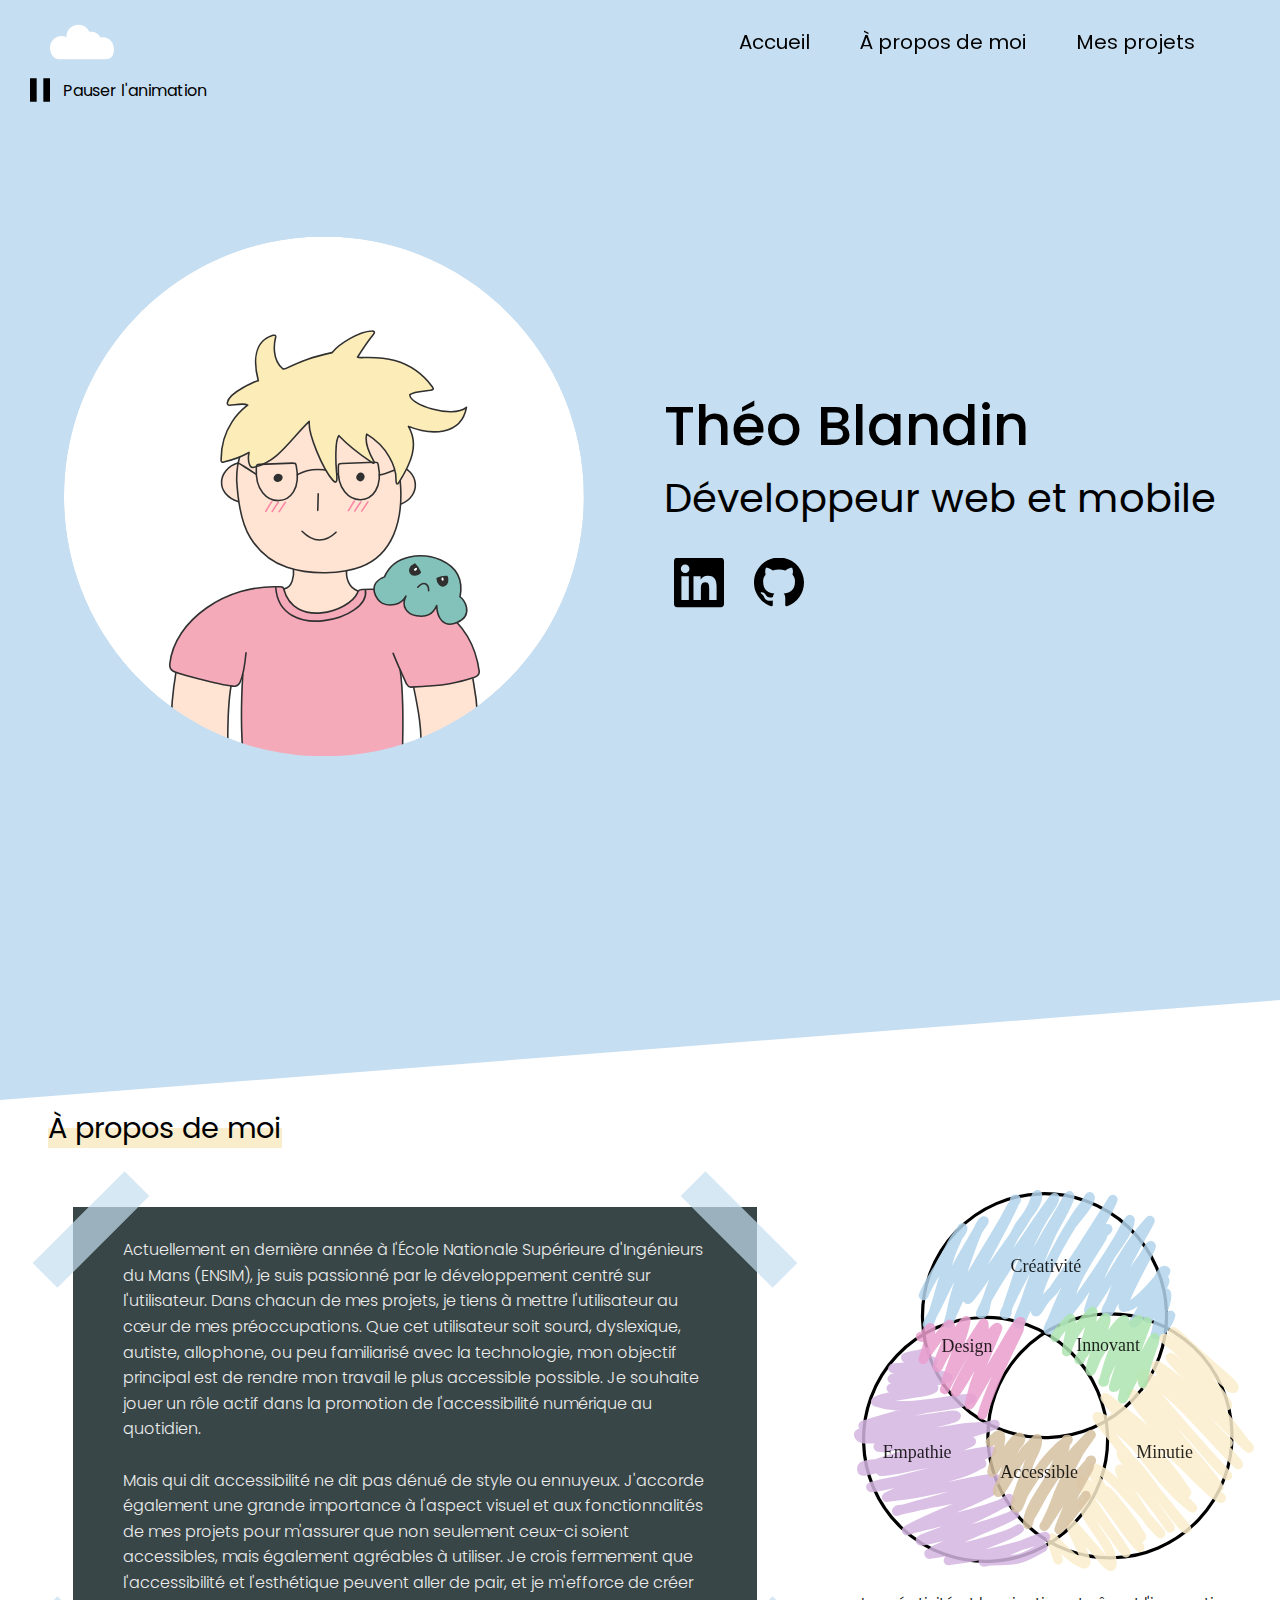
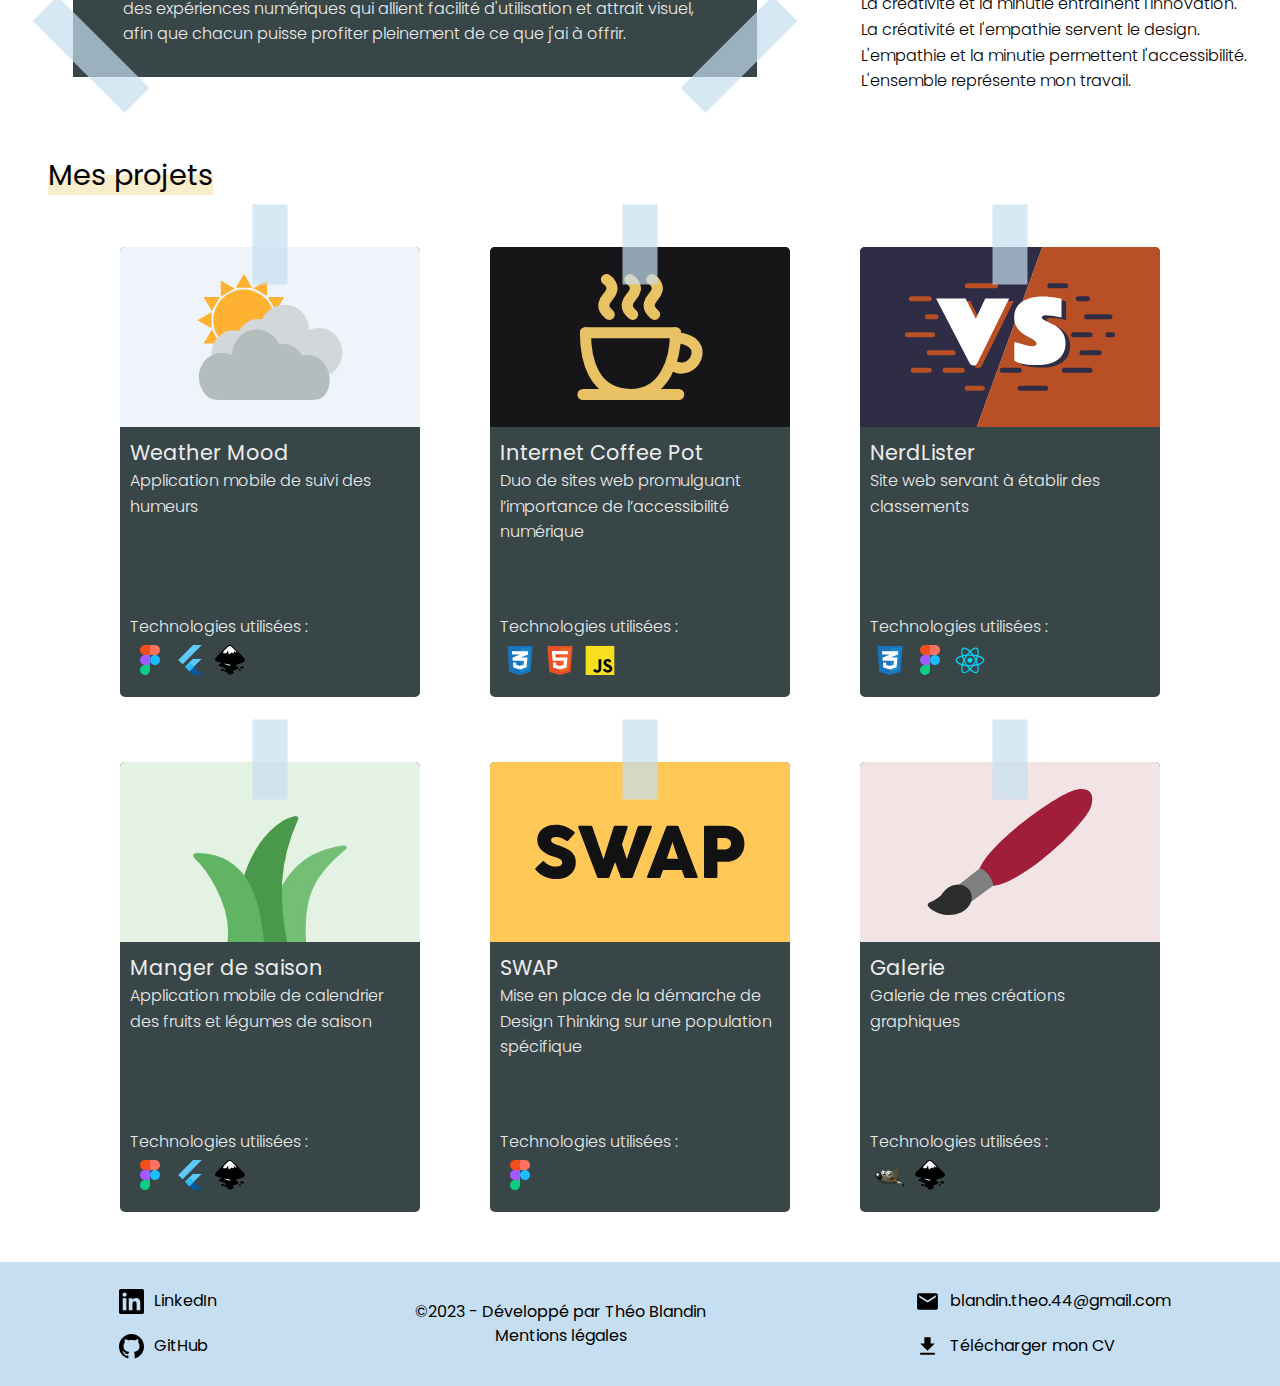
<file: index.html>
<!DOCTYPE html>
<html lang="fr">
  <head>
    <meta charset="utf-8" />
    <meta name="viewport" content="width=device-width, initial-scale=1" />
    <meta name="description" content="Portfolio de Théo Blandin" />
    <meta name="author" content="Théo Blandin" />
    <meta
      name="keywords"
      content="Théo Blandin, portfolio, développeur web, développeur mobile, accessibilité numérique, accessibilité, web, mobile, design, UX, UI, design d'interface, design d'expérience utilisateur, design d'expérience utilisateur, expérience utilisateur, expérience utilisateur, expérience utilisateur, expérience utilisateur, expérience utilisateur, ENSIM"
    />
    <link rel="icon" href="assets/cloud.ico" />
    <link rel="stylesheet" href="css/global.css" />
    <link rel="stylesheet" href="css/index.css" />
    <script src="js/global.js" defer></script>
    <title>Théo Blandin - Portfolio</title>
    <link rel="preconnect" href="https://fonts.googleapis.com" />
    <link rel="preconnect" href="https://fonts.gstatic.com" crossorigin />
    <link
      href="https://fonts.googleapis.com/css2?family=Poppins:wght@100;200;300;400;500;600;700;800&display=swap"
      rel="stylesheet"
    />
  </head>
  <body>
    <header id="sky">
      <nav id="nav">
        <a class="skip-to-content-link" href="#main">
          Passer au contenu principal
        </a>
        <div class="logo">
          <a href="index.html">
            <img
              src="assets/icons/cloud.svg"
              alt=""
              aria-label="Logo - Retour à la page d'accueil"
          /></a>
        </div>
        <ul>
          <li><a href="#sky" class="nav-link">Accueil</a></li>
          <li><a href="#about-me" class="nav-link">À propos de moi</a></li>
          <li><a href="#my-projects" class="nav-link">Mes projets</a></li>
        </ul>

        <button aria-label="Ouvrir le menu" id="burger-menu">
          <span class="bar"></span>
          <span class="bar"></span>
          <span class="bar"></span>
        </button>

        <div id="collapse-menu">
          <a class="skip-to-content-link" href="#main">
            Passer au contenu principal
          </a>
          <ul>
            <li>
              <button aria-label="Fermer le menu" id="close-menu">
                <span class="cross-bar cross-1"></span>
                <span class="cross-bar cross-2"></span>
              </button>
            </li>
            <li><a href="#sky" class="nav-link collapse">Accueil</a></li>
            <li>
              <a href="#about-me" class="nav-link collapse">À propos de moi</a>
            </li>
            <li>
              <a href="#my-projects" class="nav-link collapse">Mes projets</a>
            </li>
          </ul>
        </div>
      </nav>

      <button
        aria-hidden="true"
        tabindex="0"
        id="btn-pause"
        aria-label="Pauser l'animation"
      >
        <img src="assets/icons/pause.svg" alt="Pause icon" id="pause-icon" />
        <span id="msg-pause">Pauser l'animation</span>
      </button>

      <div class="intro">
        <div class="div-pic">
          <img
            src="assets/pic.svg"
            alt="Auto-portrait dessiné numériquement"
            class="pic"
          />
        </div>
        <div class="presentation-title">
          <h1>Théo Blandin</h1>
          <h2>Développeur web et mobile</h2>
          <div class="quick-links">
            <a
              class="link"
              aria-label="Accéder à mon profil LinkedIn dans un nouvel onglet"
              target="_blank"
              href="https://www.linkedin.com/in/th%C3%A9o-blandin-b71a15258/"
            >
              <img
                src="assets/icons/linkedin.svg"
                alt=""
                class="icon big-icon"
                loading="lazy"
              />
            </a>
            <a
              class="link"
              aria-label="Accéder à mon profil GitHub dans un nouvel onglet"
              target="_blank"
              href="https://github.com/TheoBlandin"
            >
              <img
                src="assets/icons/github.svg"
                alt=""
                class="icon big-icon"
                loading="lazy"
              />
            </a>
          </div>
        </div>
      </div>
    </header>

    <main id="main">
      <div id="triangle"></div>

      <h3 id="about-me" class="section-title">
        <span class="highlight">À propos de moi</span>
      </h3>
      <div class="about-me">
        <div class="post-it">
          <div class="paragraph-about">
            <p>
              Actuellement en dernière année à l'École Nationale Supérieure
              d'Ingénieurs du Mans (ENSIM), je suis passionné par le
              développement centré sur l'utilisateur. Dans chacun de mes
              projets, je tiens à mettre l'utilisateur au cœur de mes
              préoccupations. Que cet utilisateur soit sourd, dyslexique,
              autiste, allophone, ou peu familiarisé avec la technologie, mon
              objectif principal est de rendre mon travail le plus accessible
              possible. Je souhaite jouer un rôle actif dans la promotion de
              l'accessibilité numérique au quotidien.<br /><br />
              Mais qui dit accessibilité ne dit pas dénué de style ou ennuyeux.
              J'accorde également une grande importance à l'aspect visuel et aux
              fonctionnalités de mes projets pour m'assurer que non seulement
              ceux-ci soient accessibles, mais également agréables à utiliser.
              Je crois fermement que l'accessibilité et l'esthétique peuvent
              aller de pair, et je m'efforce de créer des expériences numériques
              qui allient facilité d'utilisation et attrait visuel, afin que
              chacun puisse profiter pleinement de ce que j'ai à offrir.
            </p>
          </div>
          <div class="scotchs">
            <span class="scotch scotch-1"></span>
            <span class="scotch scotch-2"></span>
            <span class="scotch scotch-3"></span>
            <span class="scotch scotch-4"></span>
          </div>
        </div>
        <div class="venn-diagram">
          <img
            src="assets/venn.svg"
            alt="Diagramme de Venn"
            longdesc="#vennExplained"
            class="venn"
          />
          <p id="vennExplained">
            La créativité et la minutie entraînent l'innovation.<br />
            La créativité et l'empathie servent le design.<br />
            L'empathie et la minutie permettent l'accessibilité.<br />
            L'ensemble représente mon travail.
          </p>
        </div>
      </div>

      <h3 id="my-projects" class="section-title">
        <span class="highlight">Mes projets</span>
      </h3>
      <div id="projects"></div>
    </main>

    <footer>
      <div class="div-footer">
        <a
          class="link"
          aria-label="Accéder à mon profil LinkedIn dans un nouvel onglet"
          target="_blank"
          href="https://www.linkedin.com/in/th%C3%A9o-blandin-b71a15258/"
        >
          <img
            src="assets/icons/linkedin.svg"
            alt=""
            class="icon"
            loading="lazy"
          />
          LinkedIn
        </a>

        <a
          class="link"
          aria-label="Accéder à mon profil GitHub dans un nouvel onglet"
          target="_blank"
          href="https://github.com/TheoBlandin"
        >
          <img
            src="assets/icons/github.svg"
            alt=""
            class="icon"
            loading="lazy"
          />
          GitHub
        </a>
      </div>

      <div class="div-footer">
        ©2023 - Développé par Théo Blandin<br />
        <a class="legal" href="mentions_legales.html">Mentions légales</a>
      </div>

      <div class="div-footer">
        <a
          class="link"
          aria-label="M'envoyer un e-mail"
          href="mailto:blandin.theo.44@gmail.com"
        >
          <img src="assets/icons/mail.svg" alt="" class="icon" loading="lazy" />
          blandin.theo.44@gmail.com
        </a>
        <a
          class="link"
          aria-label="Télécharger mon CV"
          href="assets/CV_Theo_Blandin.pdf"
          download="CV_Theo_Blandin.pdf"
        >
          <img
            src="assets/icons/download.svg"
            alt=""
            class="icon"
            loading="lazy"
          />
          Télécharger mon CV
        </a>
      </div>
    </footer>
  </body>

  <script src="js/index.js"></script>
</html>
</file>
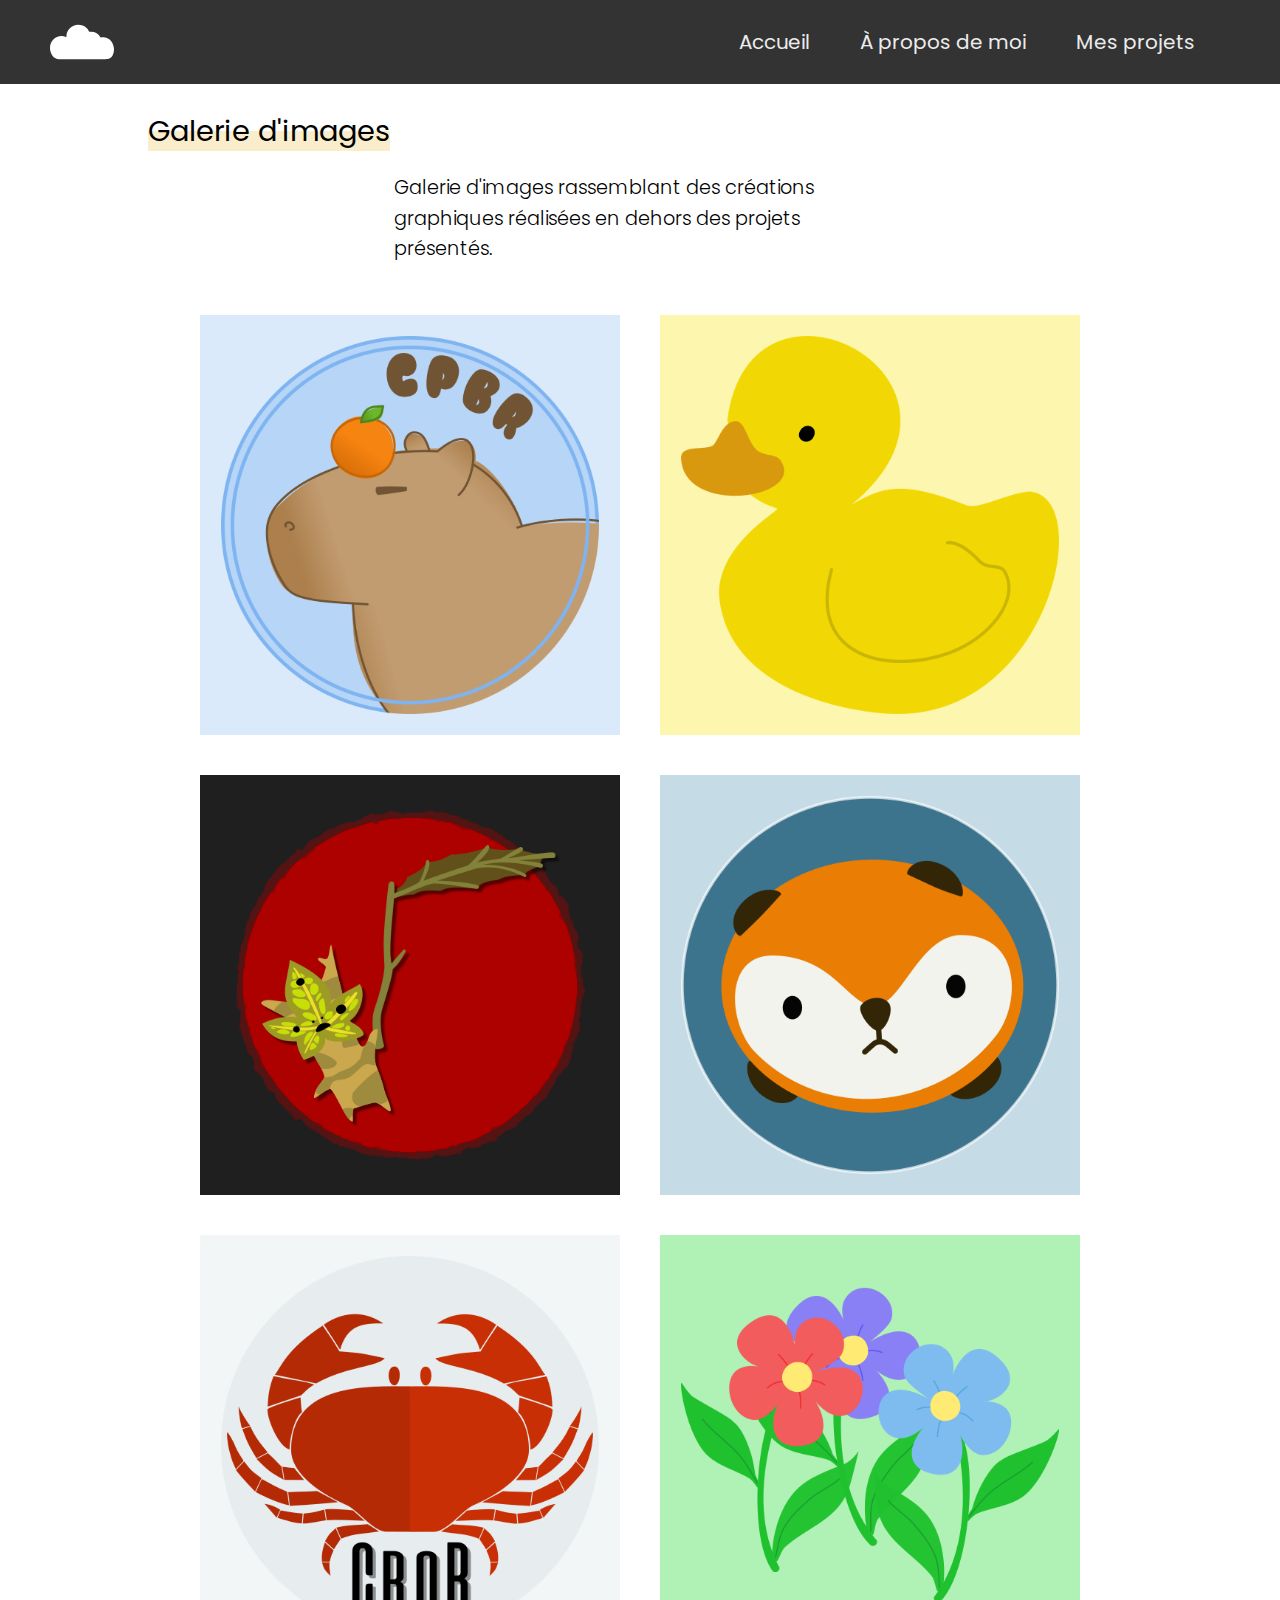
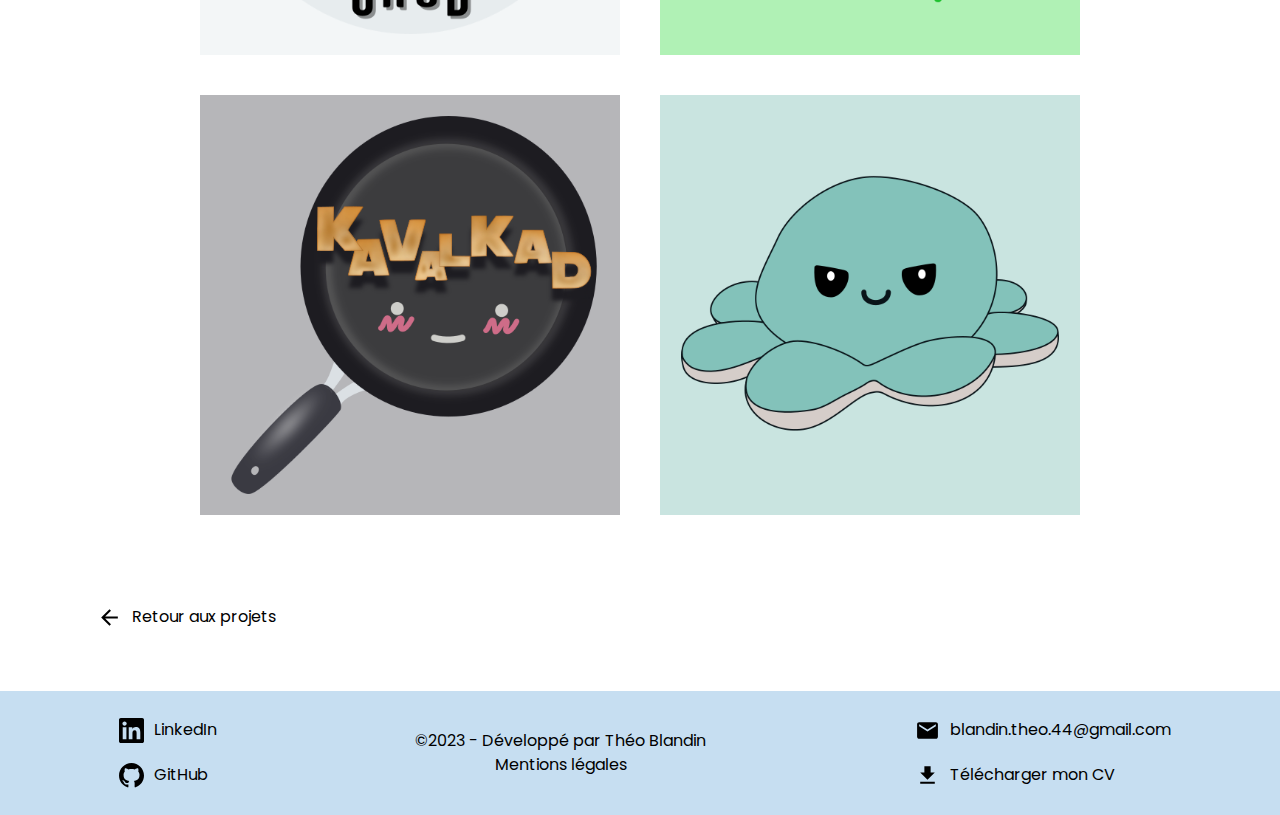
<file: galerie.html>
<!DOCTYPE html>
<html lang="fr">
  <head>
    <meta charset="utf-8" />
    <meta name="viewport" content="width=device-width, initial-scale=1" />
    <meta name="description" content="Portfolio de Théo Blandin" />
    <meta name="author" content="Théo Blandin" />
    <meta
      name="keywords"
      content="Théo Blandin, portfolio, développeur web, développeur mobile, accessibilité numérique, accessibilité, web, mobile, design, UX, UI, design d'interface, design d'expérience utilisateur, design d'expérience utilisateur, expérience utilisateur, expérience utilisateur, expérience utilisateur, expérience utilisateur, expérience utilisateur, ENSIM"
    />
    <link rel="icon" href="assets/cloud.ico" />
    <link rel="stylesheet" href="css/global.css" />
    <link rel="stylesheet" href="css/projects.css" />
    <script src="js/global.js" defer></script>
    <script src="js/galery.js" defer></script>
    <title>Théo Blandin - Galerie</title>
    <link rel="preconnect" href="https://fonts.googleapis.com" />
    <link rel="preconnect" href="https://fonts.gstatic.com" crossorigin />
    <link
      href="https://fonts.googleapis.com/css2?family=Poppins:wght@100;200;300;400;500;600;700;800&display=swap"
      rel="stylesheet"
    />
  </head>
  <body>
    <header>
      <nav id="nav">
        <a class="skip-to-content-link" href="#main">
          Passer au contenu principal
        </a>
        <div class="logo">
          <a href="index.html">
            <img
              src="assets/icons/cloud.svg"
              alt=""
              aria-label="Logo - Retour à la page d'accueil"
          /></a>
        </div>
        <ul>
          <li>
            <a href="index.html" class="nav-link">Accueil</a>
          </li>
          <li>
            <a href="index.html#about-me" class="nav-link">À propos de moi</a>
          </li>
          <li>
            <a href="index.html#my-projects" class="nav-link">Mes projets</a>
          </li>
        </ul>

        <button aria-label="Ouvrir le menu" id="burger-menu">
          <span class="bar"></span>
          <span class="bar"></span>
          <span class="bar"></span>
        </button>

        <div id="collapse-menu">
          <a class="skip-to-content-link" href="#main">
            Passer au contenu principal
          </a>
          <ul>
            <li>
              <button aria-label="Fermer le menu" id="close-menu">
                <span class="cross-bar cross-1"></span>
                <span class="cross-bar cross-2"></span>
              </button>
            </li>
            <li>
              <a href="index.html" class="nav-link collapse">Accueil</a>
            </li>
            <li>
              <a href="index.html#about-me" class="nav-link collapse"
                >À propos de moi</a
              >
            </li>
            <li>
              <a href="index.html#my-projects" class="nav-link collapse"
                >Mes projets</a
              >
            </li>
          </ul>
        </div>
      </nav>
    </header>

    <main id="main">
      <div class="headline">
        <h3 lang="en"><span class="highlight">Galerie d'images</span></h3>
        <p class="description">
          Galerie d'images rassemblant des créations graphiques réalisées en dehors des projets présentés.
        </p>
      </div>

      <div id="galery">

      </div>

      <a
        class="link back-link"
        aria-label="Retour aux projets"
        href="index.html#my-projects"
      >
        <img src="assets/icons/back.svg" alt="" loading="lazy" class="icon" />
        Retour aux projets
      </a>
    </main>

    <footer>
      <div class="div-footer">
        <a
          class="social-link"
          aria-label="Accéder à mon profil LinkedIn dans un nouvel onglet"
          target="_blank"
          href="https://www.linkedin.com/in/th%C3%A9o-blandin-b71a15258/"
        >
          <img
            src="assets/icons/linkedin.svg"
            alt=""
            class="icon"
            loading="lazy"
          />
          LinkedIn
        </a>

        <a
          class="social-link"
          aria-label="Accéder à mon profil GitHub dans un nouvel onglet"
          target="_blank"
          href="https://github.com/TheoBlandin"
        >
          <img
            src="assets/icons/github.svg"
            alt=""
            class="icon"
            loading="lazy"
          />
          GitHub
        </a>
      </div>

      <div class="div-footer">
        ©2023 - Développé par Théo Blandin<br />
        <a class="legal" href="mentions_legales.html">Mentions légales</a>
      </div>

      <div class="div-footer">
        <a
          class="link"
          aria-label="M'envoyer un e-mail"
          href="mailto:blandin.theo.44@gmail.com"
        >
          <img src="assets/icons/mail.svg" alt="" class="icon" loading="lazy" />
          blandin.theo.44@gmail.com
        </a>
        <a
          class="link"
          aria-label="Télécharger mon CV"
          href="assets/CV_Theo_Blandin.pdf"
          download="CV_Theo_Blandin.pdf"
        >
          <img
            src="assets/icons/download.svg"
            alt=""
            class="icon"
            loading="lazy"
          />
          Télécharger mon CV
        </a>
      </div>
    </footer>
  </body>
</html>
</file>
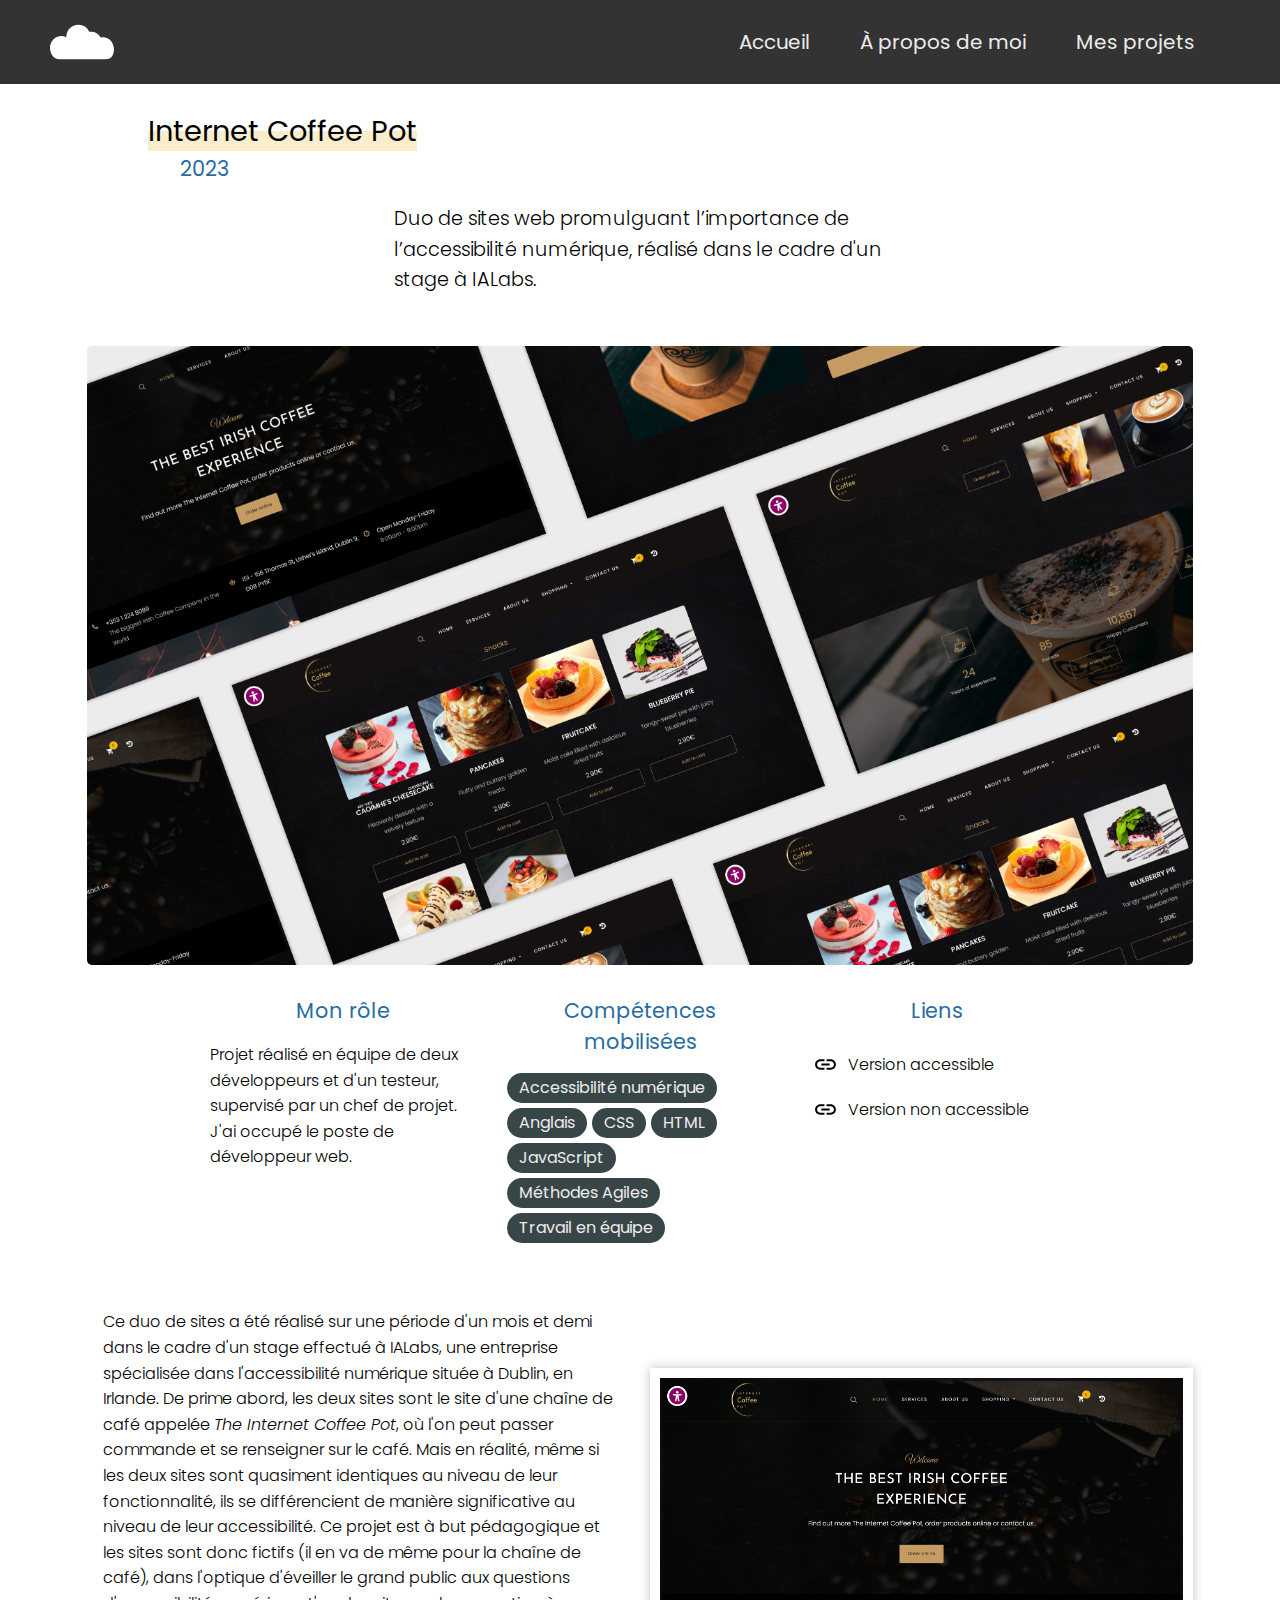
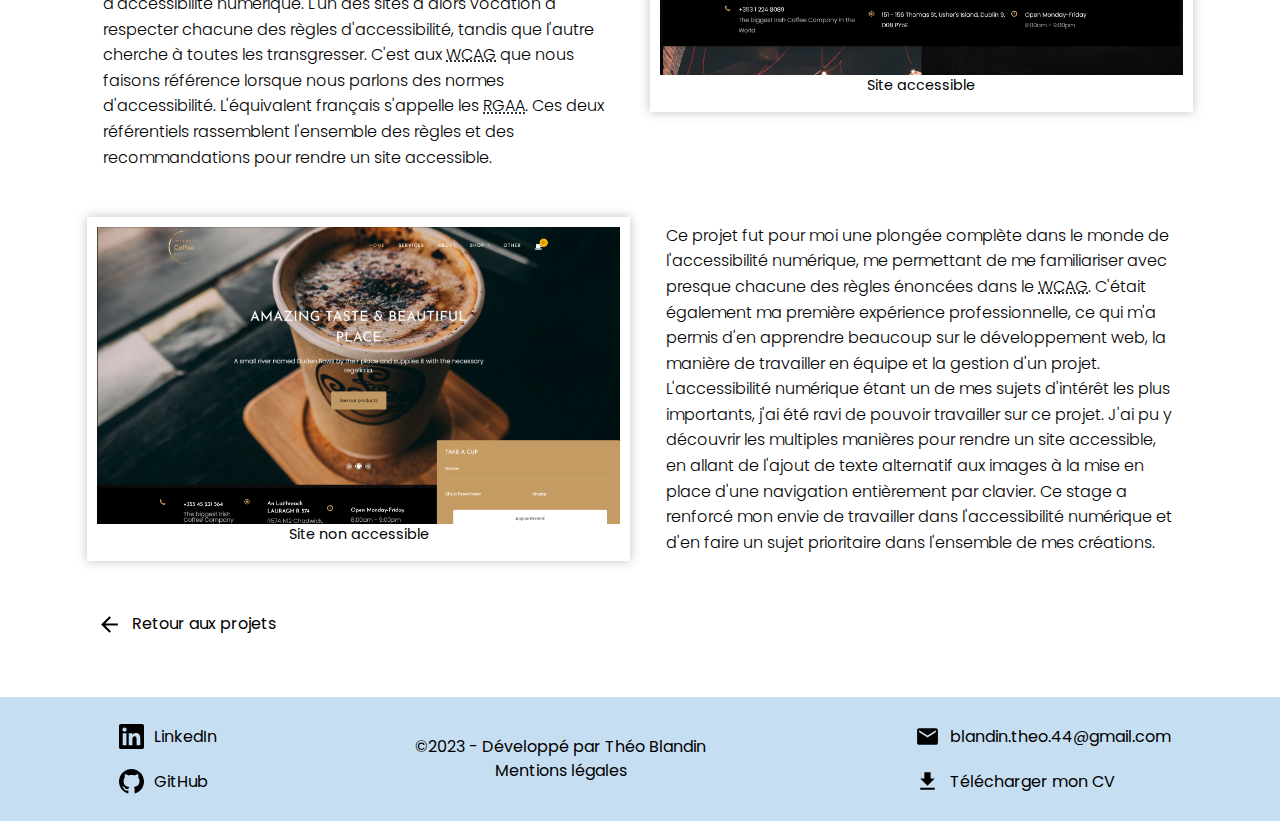
<file: icp.html>
<!DOCTYPE html>
<html lang="fr">
  <head>
    <meta charset="utf-8" />
    <meta name="viewport" content="width=device-width, initial-scale=1" />
    <meta name="description" content="Portfolio de Théo Blandin" />
    <meta name="author" content="Théo Blandin" />
    <meta
      name="keywords"
      content="Théo Blandin, portfolio, développeur web, développeur mobile, accessibilité numérique, accessibilité, web, mobile, design, UX, UI, design d'interface, design d'expérience utilisateur, design d'expérience utilisateur, expérience utilisateur, expérience utilisateur, expérience utilisateur, expérience utilisateur, expérience utilisateur, ENSIM"
    />
    <link rel="icon" href="assets/cloud.ico" />
    <link rel="stylesheet" href="css/global.css" />
    <link rel="stylesheet" href="css/projects.css" />
    <script src="js/global.js" defer></script>
    <title>Théo Blandin - Internet Coffee Pot</title>
    <link rel="preconnect" href="https://fonts.googleapis.com" />
    <link rel="preconnect" href="https://fonts.gstatic.com" crossorigin />
    <link
      href="https://fonts.googleapis.com/css2?family=Poppins:wght@100;200;300;400;500;600;700;800&display=swap"
      rel="stylesheet"
    />
  </head>
  <body>
    <header>
      <nav id="nav">
        <a class="skip-to-content-link" href="#main">
          Passer au contenu principal
        </a>
        <div class="logo">
          <a href="index.html">
            <img
              src="assets/icons/cloud.svg"
              alt=""
              aria-label="Logo - Retour à la page d'accueil"
          /></a>
        </div>
        <ul>
          <li>
            <a href="index.html" class="nav-link">Accueil</a>
          </li>
          <li>
            <a href="index.html#about-me" class="nav-link">À propos de moi</a>
          </li>
          <li>
            <a href="index.html#my-projects" class="nav-link">Mes projets</a>
          </li>
        </ul>

        <button aria-label="Ouvrir le menu" id="burger-menu">
          <span class="bar"></span>
          <span class="bar"></span>
          <span class="bar"></span>
        </button>

        <div id="collapse-menu">
          <a class="skip-to-content-link" href="#main">
            Passer au contenu principal
          </a>
          <ul>
            <li>
              <button aria-label="Fermer le menu" id="close-menu">
                <span class="cross-bar cross-1"></span>
                <span class="cross-bar cross-2"></span>
              </button>
            </li>
            <li>
              <a href="index.html" class="nav-link collapse">Accueil</a>
            </li>
            <li>
              <a href="index.html#about-me" class="nav-link collapse"
                >À propos de moi</a
              >
            </li>
            <li>
              <a href="index.html#my-projects" class="nav-link collapse"
                >Mes projets</a
              >
            </li>
          </ul>
        </div>
      </nav>
    </header>

    <main id="main">
      <div class="headline">
        <h3 lang="en"><span class="highlight">Internet Coffee Pot</span></h3>
        <h4 class="subtitle">2023</h4>
        <p class="description">
          Duo de sites web promulguant l’importance de l’accessibilité
          numérique, réalisé dans le cadre d'un stage à IALabs.
        </p>
      </div>

      <div class="overview">
        <div class="screens-div">
          <img
            class="screens"
            src="assets/screens/icp.webp"
            alt="Capture d'écrans du site Internet Coffee Pot accessible"
          />
        </div>
        <div class="infos-div">
          <div>
            <h4 class="item">Mon rôle</h4>
            <p>
              Projet réalisé en équipe de deux développeurs et d'un testeur,
              supervisé par un chef de projet. J'ai occupé le poste de
              développeur web.
            </p>
          </div>

          <div>
            <h4 class="item">Compétences mobilisées</h4>
            <div class="skills">
              <span class="skill">Accessibilité numérique</span>
              <span class="skill">Anglais</span>
              <span class="skill">CSS</span>
              <span class="skill">HTML</span>
              <span class="skill">JavaScript</span>
              <span class="skill">Méthodes Agiles</span>
              <span class="skill">Travail en équipe</span>
            </div>
          </div>

          <div>
            <h4 class="item">Liens</h4>
            <p>
              <a
                class="link"
                aria-label="Accéder au site Internet Coffee Pot accessible dans un nouvel onglet"
                target="_blank"
                href="https://better.internetcoffeepot.com/"
              >
                <img
                  src="assets/icons/link.svg"
                  alt=""
                  loading="lazy"
                  class="icon"
                />
                Version accessible
              </a>
              <a
                class="link"
                aria-label="Accéder au site Internet Coffee Pot inaccessible dans un nouvel onglet"
                target="_blank"
                href="https://internetcoffeepot.com/"
              >
                <img
                  src="assets/icons/link.svg"
                  alt=""
                  loading="lazy"
                  class="icon"
                />
                Version non accessible
              </a>
            </p>
          </div>
        </div>

        <div>
          <div class="wrapper">
            <p class="long-description">
              Ce duo de sites a été réalisé sur une période d'un mois et demi
              dans le cadre d'un stage effectué à IALabs, une entreprise
              spécialisée dans l'accessibilité numérique située à Dublin, en
              Irlande. De prime abord, les deux sites sont le site d'une chaîne
              de café appelée <i lang="en">The Internet Coffee Pot</i>, où l'on
              peut passer commande et se renseigner sur le café. Mais en
              réalité, même si les deux sites sont quasiment identiques au
              niveau de leur fonctionnalité, ils se différencient de manière
              significative au niveau de leur accessibilité. Ce projet est à but
              pédagogique et les sites sont donc fictifs (il en va de même pour
              la chaîne de café), dans l'optique d'éveiller le grand public aux
              questions d'accessibilité numérique. L'un des sites a alors
              vocation à respecter chacune des règles d'accessibilité, tandis
              que l'autre cherche à toutes les transgresser. C'est aux
              <abbr lang="en" title="Web Content Accessibility Guidelines"
                >WCAG</abbr
              >
              que nous faisons référence lorsque nous parlons des normes
              d'accessibilité. L'équivalent français s'appelle les
              <abbr
                title="Référentiel général d'amélioration de l'accessibilité"
                >RGAA</abbr
              >. Ces deux référentiels rassemblent l'ensemble des règles et des
              recommandations pour rendre un site accessible.
            </p>

            <div class="polaroid">
              <img
                src="assets/screens/icp-1.webp"
                alt="Capture d'écran de l'écran d'accueil du site accessible"
              />
              <span aria-hidden="true">Site accessible</span>
            </div>

            <div class="polaroid">
              <img
                src="assets/screens/icp-2.webp"
                alt="Capture d'écran de l'écran d'accueil du site non accessible"
              />
              <span aria-hidden="true">Site non accessible</span>
            </div>

            <p class="long-description">
              Ce projet fut pour moi une plongée complète dans le monde de
              l'accessibilité numérique, me permettant de me familiariser avec
              presque chacune des règles énoncées dans le
              <abbr lang="en" title="Web Content Accessibility Guidelines"
                >WCAG</abbr
              >. C'était également ma première expérience professionnelle, ce
              qui m'a permis d'en apprendre beaucoup sur le développement web,
              la manière de travailler en équipe et la gestion d'un projet.
              L'accessibilité numérique étant un de mes sujets d'intérêt les
              plus importants, j'ai été ravi de pouvoir travailler sur ce
              projet. J'ai pu y découvrir les multiples manières pour rendre un
              site accessible, en allant de l'ajout de texte alternatif aux
              images à la mise en place d'une navigation entièrement par
              clavier. Ce stage a renforcé mon envie de travailler dans
              l'accessibilité numérique et d'en faire un sujet prioritaire dans
              l'ensemble de mes créations.
            </p>
          </div>
        </div>
      </div>

      <a
        class="link back-link"
        aria-label="Retour aux projets"
        href="index.html#my-projects"
      >
        <img src="assets/icons/back.svg" alt="" loading="lazy" class="icon" />
        Retour aux projets
      </a>
    </main>

    <footer>
      <div class="div-footer">
        <a
          class="social-link"
          aria-label="Accéder à mon profil LinkedIn dans un nouvel onglet"
          target="_blank"
          href="https://www.linkedin.com/in/th%C3%A9o-blandin-b71a15258/"
        >
          <img
            src="assets/icons/linkedin.svg"
            alt=""
            class="icon"
            loading="lazy"
          />
          LinkedIn
        </a>

        <a
          class="social-link"
          aria-label="Accéder à mon profil GitHub dans un nouvel onglet"
          target="_blank"
          href="https://github.com/TheoBlandin"
        >
          <img
            src="assets/icons/github.svg"
            alt=""
            class="icon"
            loading="lazy"
          />
          GitHub
        </a>
      </div>

      <div class="div-footer">
        ©2023 - Développé par Théo Blandin<br />
        <a class="legal" href="mentions_legales.html">Mentions légales</a>
      </div>

      <div class="div-footer">
        <a
          class="link"
          aria-label="M'envoyer un e-mail"
          href="mailto:blandin.theo.44@gmail.com"
        >
          <img src="assets/icons/mail.svg" alt="" class="icon" loading="lazy" />
          blandin.theo.44@gmail.com
        </a>
        <a
          class="link"
          aria-label="Télécharger mon CV"
          href="assets/CV_Theo_Blandin.pdf"
          download="CV_Theo_Blandin.pdf"
        >
          <img
            src="assets/icons/download.svg"
            alt=""
            class="icon"
            loading="lazy"
          />
          Télécharger mon CV
        </a>
      </div>
    </footer>
  </body>
</html>
</file>
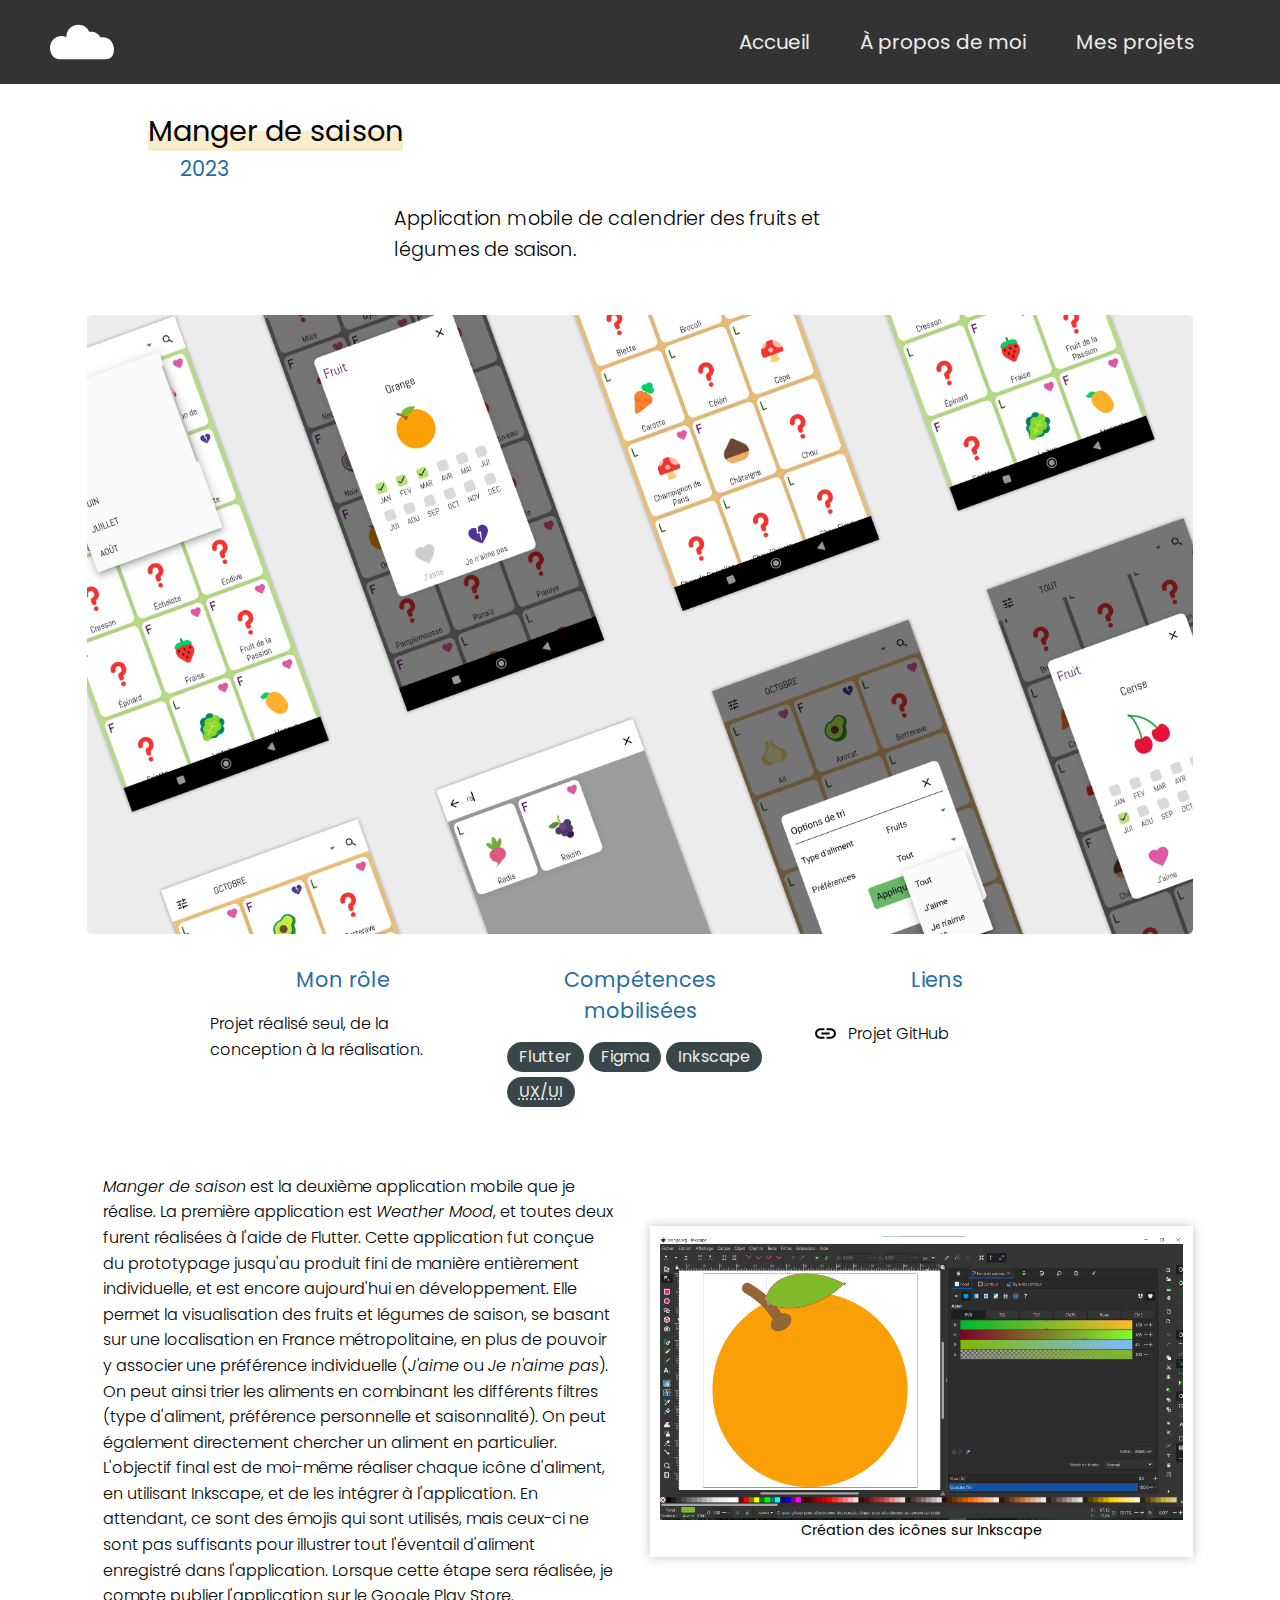
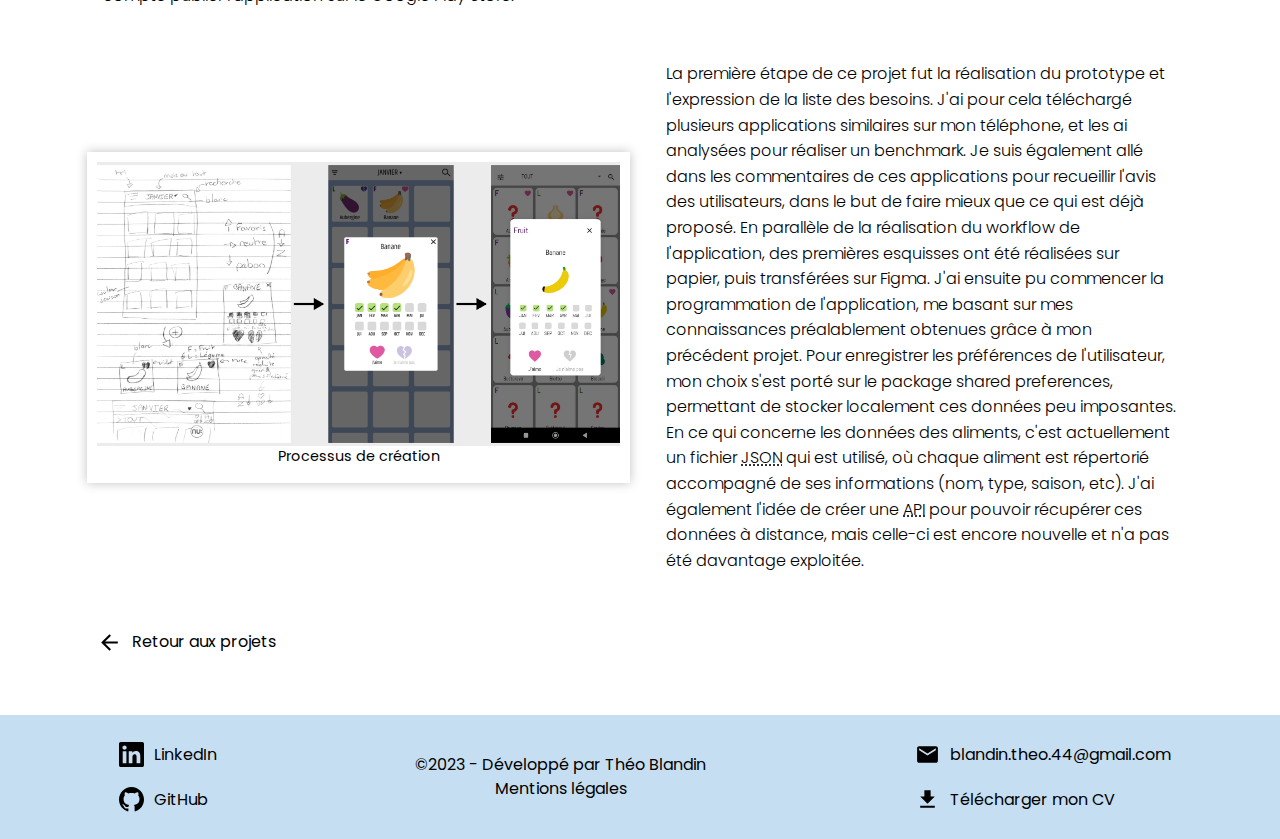
<file: manger_de_saison.html>
<!DOCTYPE html>
<html lang="fr">
  <head>
    <meta charset="utf-8" />
    <meta name="viewport" content="width=device-width, initial-scale=1" />
    <meta name="description" content="Portfolio de Théo Blandin" />
    <meta name="author" content="Théo Blandin" />
    <meta
      name="keywords"
      content="Théo Blandin, portfolio, développeur web, développeur mobile, accessibilité numérique, accessibilité, web, mobile, design, UX, UI, design d'interface, design d'expérience utilisateur, design d'expérience utilisateur, expérience utilisateur, expérience utilisateur, expérience utilisateur, expérience utilisateur, expérience utilisateur, ENSIM"
    />
    <link rel="icon" href="assets/cloud.ico" />
    <link rel="stylesheet" href="css/global.css" />
    <link rel="stylesheet" href="css/projects.css" />
    <script src="js/global.js" defer></script>
    <title>Théo Blandin - Manger de saison</title>
    <link rel="preconnect" href="https://fonts.googleapis.com" />
    <link rel="preconnect" href="https://fonts.gstatic.com" crossorigin />
    <link
      href="https://fonts.googleapis.com/css2?family=Poppins:wght@100;200;300;400;500;600;700;800&display=swap"
      rel="stylesheet"
    />
  </head>
  <body>
    <header>
      <nav id="nav">
        <a class="skip-to-content-link" href="#main">
          Passer au contenu principal
        </a>
        <div class="logo">
          <a href="index.html">
            <img
              src="assets/icons/cloud.svg"
              alt=""
              aria-label="Logo - Retour à la page d'accueil"
          /></a>
        </div>
        <ul>
          <li>
            <a href="index.html" class="nav-link">Accueil</a>
          </li>
          <li>
            <a href="index.html#about-me" class="nav-link">À propos de moi</a>
          </li>
          <li>
            <a href="index.html#my-projects" class="nav-link">Mes projets</a>
          </li>
        </ul>

        <button aria-label="Ouvrir le menu" id="burger-menu">
          <span class="bar"></span>
          <span class="bar"></span>
          <span class="bar"></span>
        </button>

        <div id="collapse-menu">
          <a class="skip-to-content-link" href="#main">
            Passer au contenu principal
          </a>
          <ul>
            <li>
              <button aria-label="Fermer le menu" id="close-menu">
                <span class="cross-bar cross-1"></span>
                <span class="cross-bar cross-2"></span>
              </button>
            </li>
            <li>
              <a href="index.html" class="nav-link collapse">Accueil</a>
            </li>
            <li>
              <a href="index.html#about-me" class="nav-link collapse"
                >À propos de moi</a
              >
            </li>
            <li>
              <a href="index.html#my-projects" class="nav-link collapse"
                >Mes projets</a
              >
            </li>
          </ul>
        </div>
      </nav>
    </header>

    <main id="main">
      <div class="headline">
        <h3><span class="highlight">Manger de saison</span></h3>
        <h4 class="subtitle">2023</h4>
        <p class="description">
          Application mobile de calendrier des fruits et légumes de saison.
        </p>
      </div>

      <div class="overview">
        <div class="screens-div">
          <img
            class="screens"
            src="assets/screens/manger_de_saison.webp"
            alt="Captures d'écrans de Manger de saison"
          />
        </div>
        <div class="infos-div">
          <div>
            <h4 class="item">Mon rôle</h4>
            <p>Projet réalisé seul, de la conception à la réalisation.</p>
          </div>

          <div>
            <h4 class="item">Compétences mobilisées</h4>
            <div class="skills">
              <span class="skill">Flutter</span>
              <span class="skill">Figma</span>
              <span lang="en" class="skill">Inkscape</span>
              <span class="skill"
                ><abbr lang="en" title="User Experience/User Interface"
                  >UX/UI</abbr
                ></span
              >
            </div>
          </div>

          <div>
            <h4 class="item">Liens</h4>
            <p>
              <a
                class="link"
                aria-label="Accéder au projet sur Github"
                target="_blank"
                href="https://github.com/TheoBlandin/manger_de_saison"
              >
                <img
                  src="assets/icons/link.svg"
                  alt=""
                  loading="lazy"
                  class="icon"
                />
                Projet GitHub
              </a>
            </p>
          </div>
        </div>

        <div>
          <div class="wrapper">
            <p class="long-description">
              <i>Manger de saison</i> est la deuxième application mobile que je
              réalise. La première application est
              <i lang="en">Weather Mood</i>, et toutes deux furent réalisées à
              l'aide de Flutter. Cette application fut conçue du prototypage
              jusqu'au produit fini de manière entièrement individuelle, et est
              encore aujourd'hui en développement. Elle permet la visualisation
              des fruits et légumes de saison, se basant sur une localisation en
              France métropolitaine, en plus de pouvoir y associer une
              préférence individuelle (<i>J'aime</i> ou <i>Je n'aime pas</i>).
              On peut ainsi trier les aliments en combinant les différents
              filtres (type d'aliment, préférence personnelle et saisonnalité).
              On peut également directement chercher un aliment en particulier.
              L'objectif final est de moi-même réaliser chaque icône d'aliment,
              en utilisant Inkscape, et de les intégrer à l'application. En
              attendant, ce sont des émojis qui sont utilisés, mais ceux-ci ne
              sont pas suffisants pour illustrer tout l'éventail d'aliment
              enregistré dans l'application. Lorsque cette étape sera réalisée,
              je compte publier l'application sur le Google Play Store.
            </p>

            <div class="polaroid">
              <img
                src="assets/screens/manger_de_saison-1.webp"
                alt="Capture d'écran de l'application Inkscape montrant la réalisation d'un icône"
              />
              <span aria-hidden="true">Création des icônes sur Inkscape</span>
            </div>

            <div class="polaroid">
              <img
                src="assets/screens/manger_de_saison-2.webp"
                alt="Processus de création, passant de la maquette papier à la maquette Figma et finalement au produit finit"
              />
              <span aria-hidden="true">Processus de création</span>
            </div>

            <p class="long-description">
              La première étape de ce projet fut la réalisation du prototype et
              l'expression de la liste des besoins. J'ai pour cela téléchargé
              plusieurs applications similaires sur mon téléphone, et les ai
              analysées pour réaliser un <span lang="en">benchmark</span>. Je
              suis également allé dans les commentaires de ces applications pour
              recueillir l'avis des utilisateurs, dans le but de faire mieux que
              ce qui est déjà proposé. En parallèle de la réalisation du
              <span lang="en">workflow</span> de l'application, des premières
              esquisses ont été réalisées sur papier, puis transférées sur Figma.
              J'ai ensuite pu commencer la programmation de l'application, me
              basant sur mes connaissances préalablement obtenues grâce à mon
              précédent projet. Pour enregistrer les préférences de
              l'utilisateur, mon choix s'est porté sur le
              <span lang="en">package shared preferences</span>, permettant de
              stocker localement ces données peu imposantes. En ce qui concerne
              les données des aliments, c'est actuellement un fichier
              <abbr lang="en" title="JavaScript Object Notation">JSON</abbr>
              qui est utilisé, où chaque aliment est répertorié accompagné de
              ses informations (nom, type, saison, etc). J'ai également l'idée
              de créer une
              <abbr lang="en" title="Application Programming Interface"
                >API</abbr
              >
              pour pouvoir récupérer ces données à distance, mais celle-ci est
              encore nouvelle et n'a pas été davantage exploitée.
            </p>
          </div>
        </div>
      </div>

      <a
        class="link back-link"
        aria-label="Retour aux projets"
        href="index.html#my-projects"
      >
        <img src="assets/icons/back.svg" alt="" loading="lazy" class="icon" />
        Retour aux projets
      </a>
    </main>

    <footer>
      <div class="div-footer">
        <a
          class="social-link"
          aria-label="Accéder à mon profil LinkedIn dans un nouvel onglet"
          target="_blank"
          href="https://www.linkedin.com/in/th%C3%A9o-blandin-b71a15258/"
        >
          <img
            src="assets/icons/linkedin.svg"
            alt=""
            class="icon"
            loading="lazy"
          />
          LinkedIn
        </a>

        <a
          class="social-link"
          aria-label="Accéder à mon profil GitHub dans un nouvel onglet"
          target="_blank"
          href="https://github.com/TheoBlandin"
        >
          <img
            src="assets/icons/github.svg"
            alt=""
            class="icon"
            loading="lazy"
          />
          GitHub
        </a>
      </div>

      <div class="div-footer">
        ©2023 - Développé par Théo Blandin<br />
        <a class="legal" href="mentions_legales.html">Mentions légales</a>
      </div>

      <div class="div-footer">
        <a
          class="link"
          aria-label="M'envoyer un e-mail"
          href="mailto:blandin.theo.44@gmail.com"
        >
          <img src="assets/icons/mail.svg" alt="" class="icon" loading="lazy" />
          blandin.theo.44@gmail.com
        </a>
        <a
          class="link"
          aria-label="Télécharger mon CV"
          href="assets/CV_Theo_Blandin.pdf"
          download="CV_Theo_Blandin.pdf"
        >
          <img
            src="assets/icons/download.svg"
            alt=""
            class="icon"
            loading="lazy"
          />
          Télécharger mon CV
        </a>
      </div>
    </footer>
  </body>
</html>
</file>
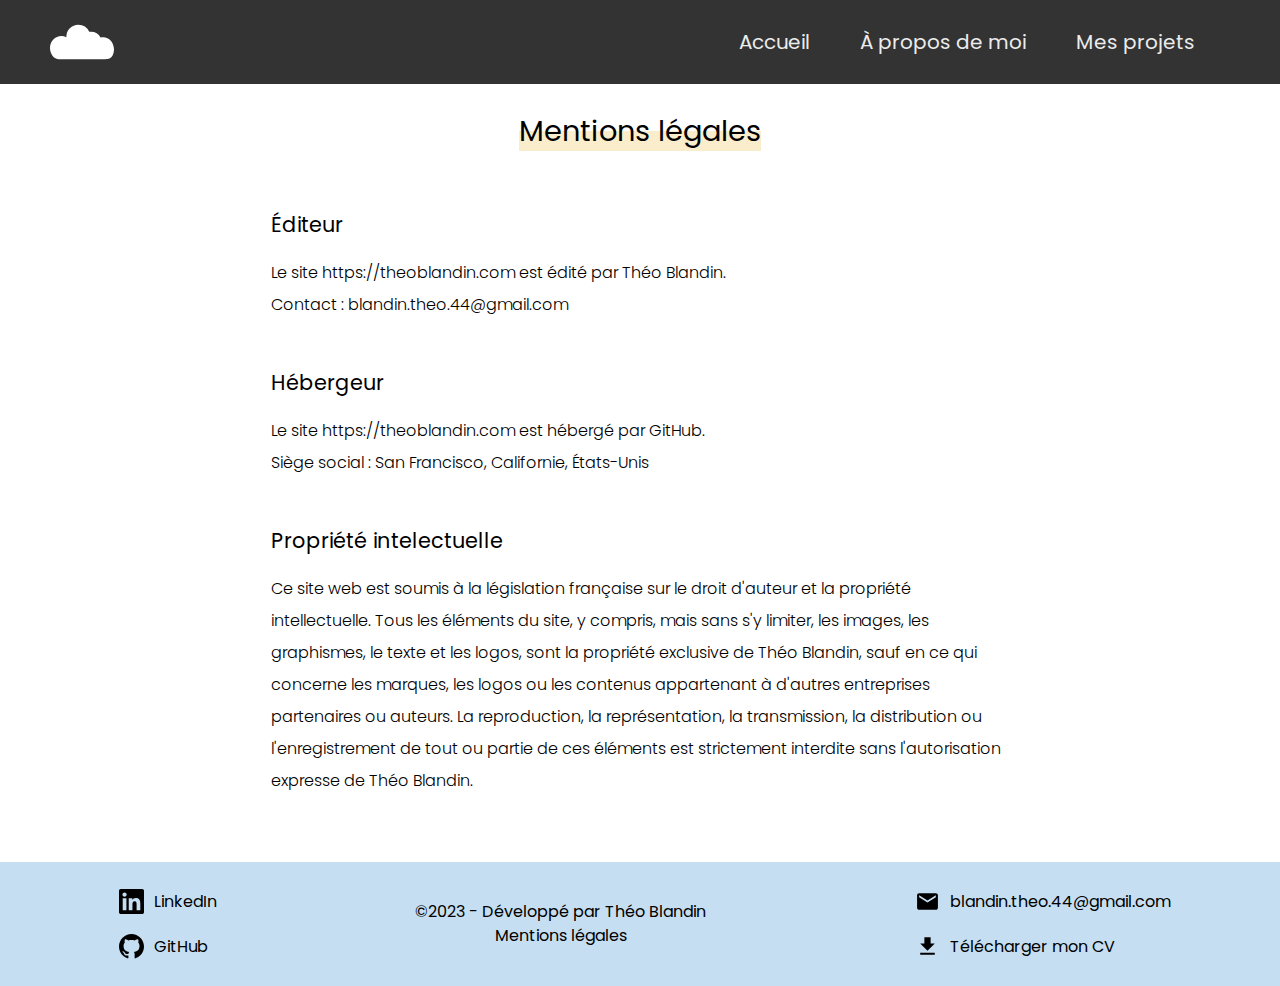
<file: mentions_legales.html>
<!DOCTYPE html>
<html lang="fr">
  <head>
    <meta charset="utf-8" />
    <meta name="viewport" content="width=device-width, initial-scale=1" />
    <meta name="description" content="Portfolio de Théo Blandin" />
    <meta name="author" content="Théo Blandin" />
    <meta
      name="keywords"
      content="Théo Blandin, portfolio, développeur web, développeur mobile, accessibilité numérique, accessibilité, web, mobile, design, UX, UI, design d'interface, design d'expérience utilisateur, design d'expérience utilisateur, expérience utilisateur, expérience utilisateur, expérience utilisateur, expérience utilisateur, expérience utilisateur, ENSIM"
    />
    <link rel="icon" href="assets/cloud.ico" />
    <link rel="stylesheet" href="css/global.css" />
    <link rel="stylesheet" href="css/legal.css" />
    <link rel="stylesheet" href="css/projects.css" />
    <script src="js/global.js" defer></script>
    <title>Théo Blandin - Mentions légales</title>
    <link rel="preconnect" href="https://fonts.googleapis.com" />
    <link rel="preconnect" href="https://fonts.gstatic.com" crossorigin />
    <link
      href="https://fonts.googleapis.com/css2?family=Poppins:wght@100;200;300;400;500;600;700;800&display=swap"
      rel="stylesheet"
    />
  </head>
  <body>
    <header>
      <nav id="nav">
        <a class="skip-to-content-link" href="#main">
          Passer au contenu principal
        </a>
        <div class="logo">
          <a href="index.html">
            <img
              src="assets/icons/cloud.svg"
              alt=""
              aria-label="Logo - Retour à la page d'accueil"
          /></a>
        </div>
        <ul>
          <li>
            <a href="index.html" class="nav-link">Accueil</a>
          </li>
          <li>
            <a href="index.html#about-me" class="nav-link">À propos de moi</a>
          </li>
          <li>
            <a href="index.html#my-projects" class="nav-link">Mes projets</a>
          </li>
        </ul>

        <button aria-label="Ouvrir le menu" id="burger-menu">
          <span class="bar"></span>
          <span class="bar"></span>
          <span class="bar"></span>
        </button>

        <div id="collapse-menu">
          <a class="skip-to-content-link" href="#main">
            Passer au contenu principal
          </a>
          <ul>
            <li>
              <button aria-label="Fermer le menu" id="close-menu">
                <span class="cross-bar cross-1"></span>
                <span class="cross-bar cross-2"></span>
              </button>
            </li>
            <li>
              <a href="index.html" class="nav-link collapse">Accueil</a>
            </li>
            <li>
              <a href="index.html#about-me" class="nav-link collapse"
                >À propos de moi</a
              >
            </li>
            <li>
              <a href="index.html#my-projects" class="nav-link collapse"
                >Mes projets</a
              >
            </li>
          </ul>
        </div>
      </nav>
    </header>

    <main id="main">
        <h3 class="legal-title"><span class="highlight">Mentions légales</span></h3>
        <div class="legal-div">
          <div>
            <h4>Éditeur</h4>
            <p>
                Le site https://theoblandin.com est édité par Théo Blandin. <br />
                Contact : blandin.theo.44@gmail.com
            </p>
          </div>

          <div>
            <h4>Hébergeur</h4>
            <p>
                Le site https://theoblandin.com est hébergé par GitHub. <br />
                Siège social : San Francisco, Californie, États-Unis
            </p>
          </div>

          <div>
            <h4>Propriété intelectuelle</h4>
            <p>
                Ce site web est soumis à la législation française sur le droit d'auteur et la propriété intellectuelle. Tous les éléments du site, y compris, mais sans s'y limiter, les images, les graphismes, le texte et les logos, sont la propriété exclusive de Théo Blandin, sauf en ce qui concerne les marques, les logos ou les contenus appartenant à d'autres entreprises partenaires ou auteurs. La reproduction, la représentation, la transmission, la distribution ou l'enregistrement de tout ou partie de ces éléments est strictement interdite sans l'autorisation expresse de Théo Blandin.
            </p>
          </div>
        </div>
    </main>
    

    <footer>
      <div class="div-footer">
        <a
          class="social-link"
          aria-label="Accéder à mon profil LinkedIn dans un nouvel onglet"
          target="_blank"
          href="https://www.linkedin.com/in/th%C3%A9o-blandin-b71a15258/"
        >
          <img
            src="assets/icons/linkedin.svg"
            alt=""
            class="icon"
            loading="lazy"
          />
          LinkedIn
        </a>

        <a
          class="social-link"
          aria-label="Accéder à mon profil GitHub dans un nouvel onglet"
          target="_blank"
          href="https://github.com/TheoBlandin"
        >
          <img
            src="assets/icons/github.svg"
            alt=""
            class="icon"
            loading="lazy"
          />
          GitHub
        </a>
      </div>

      <div class="div-footer">
        ©2023 - Développé par Théo Blandin<br />
        <a class="legal" href="mentions_legales.html">Mentions légales</a>
      </div>

      <div class="div-footer">
        <a
          class="link"
          aria-label="M'envoyer un e-mail"
          href="mailto:blandin.theo.44@gmail.com"
        >
          <img src="assets/icons/mail.svg" alt="" class="icon" loading="lazy" />
          blandin.theo.44@gmail.com
        </a>
        <a
          class="link"
          aria-label="Télécharger mon CV"
          href="assets/CV_Theo_Blandin.pdf"
          download="CV_Theo_Blandin.pdf"
        >
          <img
            src="assets/icons/download.svg"
            alt=""
            class="icon"
            loading="lazy"
          />
          Télécharger mon CV
        </a>
      </div>
    </footer>
  </body>
</html>
</file>
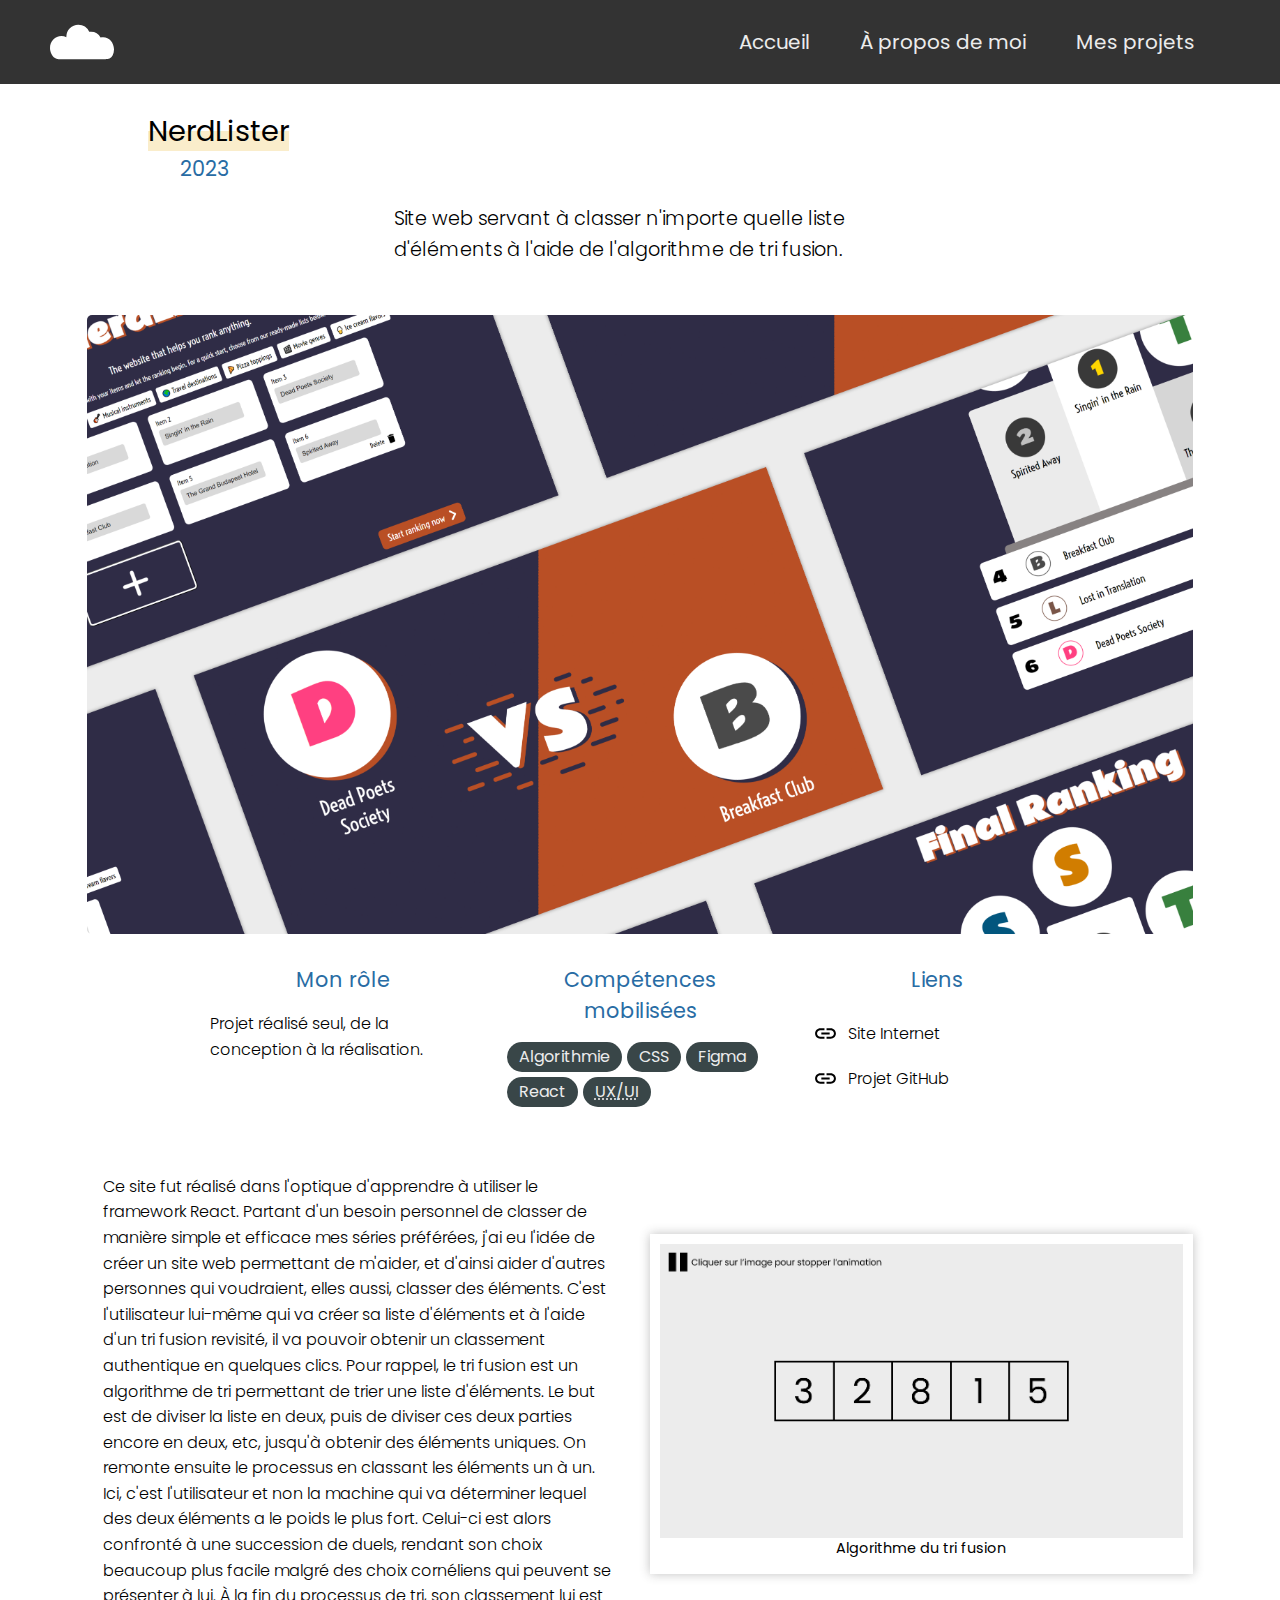
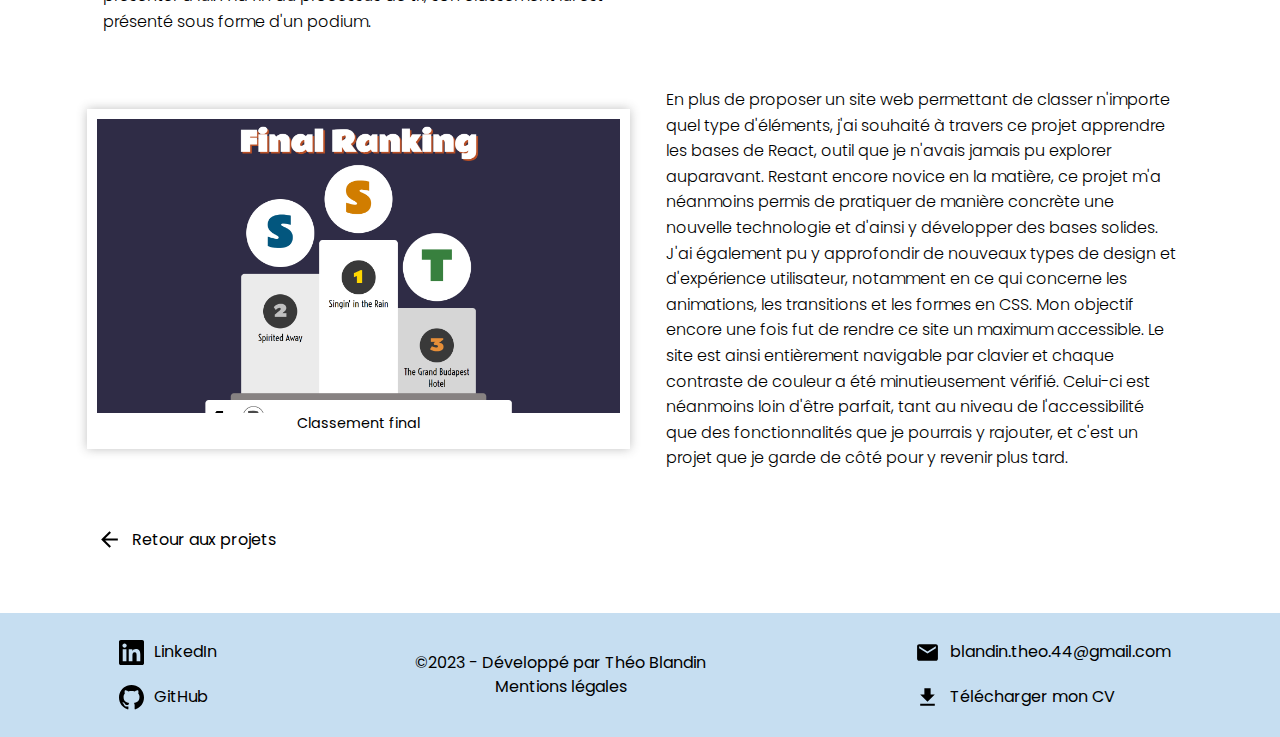
<file: nerdlister.html>
<!DOCTYPE html>
<html lang="fr">
  <head>
    <meta charset="utf-8" />
    <meta name="viewport" content="width=device-width, initial-scale=1" />
    <meta name="description" content="Portfolio de Théo Blandin" />
    <meta name="author" content="Théo Blandin" />
    <meta
      name="keywords"
      content="Théo Blandin, portfolio, développeur web, développeur mobile, accessibilité numérique, accessibilité, web, mobile, design, UX, UI, design d'interface, design d'expérience utilisateur, design d'expérience utilisateur, expérience utilisateur, expérience utilisateur, expérience utilisateur, expérience utilisateur, expérience utilisateur, ENSIM"
    />
    <link rel="icon" href="assets/cloud.ico" />
    <link rel="stylesheet" href="css/global.css" />
    <link rel="stylesheet" href="css/projects.css" />
    <script src="js/global.js" defer></script>
    <script src="js/projects.js" defer></script>
    <title>Théo Blandin - NerdLister</title>
    <link rel="preconnect" href="https://fonts.googleapis.com" />
    <link rel="preconnect" href="https://fonts.gstatic.com" crossorigin />
    <link
      href="https://fonts.googleapis.com/css2?family=Poppins:wght@100;200;300;400;500;600;700;800&display=swap"
      rel="stylesheet"
    />
  </head>
  <body>
    <header>
      <nav id="nav">
        <a class="skip-to-content-link" href="#main">
          Passer au contenu principal
        </a>
        <div class="logo">
          <a href="index.html">
            <img
              src="assets/icons/cloud.svg"
              alt=""
              aria-label="Logo - Retour à la page d'accueil"
          /></a>
        </div>
        <ul>
          <li>
            <a href="index.html" class="nav-link">Accueil</a>
          </li>
          <li>
            <a href="index.html#about-me" class="nav-link">À propos de moi</a>
          </li>
          <li>
            <a href="index.html#my-projects" class="nav-link">Mes projets</a>
          </li>
        </ul>

        <button aria-label="Ouvrir le menu" id="burger-menu">
          <span class="bar"></span>
          <span class="bar"></span>
          <span class="bar"></span>
        </button>

        <div id="collapse-menu">
          <a class="skip-to-content-link" href="#main">
            Passer au contenu principal
          </a>
          <ul>
            <li>
              <button aria-label="Fermer le menu" id="close-menu">
                <span class="cross-bar cross-1"></span>
                <span class="cross-bar cross-2"></span>
              </button>
            </li>
            <li>
              <a href="index.html" class="nav-link collapse">Accueil</a>
            </li>
            <li>
              <a href="index.html#about-me" class="nav-link collapse"
                >À propos de moi</a
              >
            </li>
            <li>
              <a href="index.html#my-projects" class="nav-link collapse"
                >Mes projets</a
              >
            </li>
          </ul>
        </div>
      </nav>
    </header>

    <main id="main">
      <div class="headline">
        <h3 lang="en"><span class="highlight">NerdLister</span></h3>
        <h4 class="subtitle">2023</h4>
        <p class="description">
          Site web servant à classer n'importe quelle liste d'éléments à l'aide
          de l'algorithme de tri fusion.
        </p>
      </div>

      <div class="overview">
        <div class="screens-div">
          <img
            class="screens"
            src="assets/screens/nerdlister.webp"
            alt="Captures d'écrans de NerdLister"
          />
        </div>
        <div class="infos-div">
          <div>
            <h4 class="item">Mon rôle</h4>
            <p>Projet réalisé seul, de la conception à la réalisation.</p>
          </div>

          <div>
            <h4 class="item">Compétences mobilisées</h4>
            <div class="skills">
              <span class="skill">Algorithmie</span>
              <span class="skill">CSS</span>
              <span class="skill">Figma</span>
              <span class="skill">React</span>
              <span class="skill"
                ><abbr lang="en" title="User Experience/User Interface"
                  >UX/UI</abbr
                ></span
              >
            </div>
          </div>

          <div>
            <h4 class="item">Liens</h4>
            <p>
              <a
                class="link"
                aria-label="Accéder au site internet"
                target="_blank"
                href="https://nerdlister.netlify.app/"
              >
                <img
                  src="assets/icons/link.svg"
                  alt=""
                  loading="lazy"
                  class="icon"
                />
                Site Internet
              </a>
              <a
                class="link"
                aria-label="Accéder au projet sur Github"
                target="_blank"
                href="https://github.com/TheoBlandin/NerdLister"
              >
                <img
                  src="assets/icons/link.svg"
                  alt=""
                  loading="lazy"
                  class="icon"
                />
                Projet GitHub
              </a>
            </p>
          </div>
        </div>

        <div>
          <div class="wrapper">
            <p class="long-description">
              Ce site fut réalisé dans l'optique d'apprendre à utiliser le
              framework React. Partant d'un besoin personnel de classer de
              manière simple et efficace mes séries préférées, j'ai eu l'idée de
              créer un site web permettant de m'aider, et d'ainsi aider d'autres
              personnes qui voudraient, elles aussi, classer des éléments. C'est
              l'utilisateur lui-même qui va créer sa liste d'éléments et à
              l'aide d'un tri fusion revisité, il va pouvoir obtenir un
              classement authentique en quelques clics. Pour rappel, le tri
              fusion est un algorithme de tri permettant de trier une liste
              d'éléments. Le but est de diviser la liste en deux, puis de
              diviser ces deux parties encore en deux, etc, jusqu'à obtenir des
              éléments uniques. On remonte ensuite le processus en classant les
              éléments un à un. Ici, c'est l'utilisateur et non la machine qui
              va déterminer lequel des deux éléments a le poids le plus fort.
              Celui-ci est alors confronté à une succession de duels, rendant son
              choix beaucoup plus facile malgré des choix cornéliens qui peuvent
              se présenter à lui. À la fin du processus de tri, son classement
              lui est présenté sous forme d'un podium.
            </p>

            <div class="polaroid">
              <img
                class="gif"
                id="gif-merge-sort"
                tabindex="0"
                src="assets/screens/merge-sort.gif"
                alt="Animation expliquant l'algorithme du tri fusion, cliquer pour stopper/lancer l'animation"
              />
              <span aria-hidden="true">Algorithme du tri fusion</span>
            </div>

            <div class="polaroid">
              <img
                src="assets/screens/nerdlister-2.webp"
                alt="Capture d'écran du classement final"
              />
              <span aria-hidden="true">Classement final</span>
            </div>

            <p class="long-description">
              En plus de proposer un site web permettant de classer n'importe
              quel type d'éléments, j'ai souhaité à travers ce projet apprendre
              les bases de React, outil que je n'avais jamais pu explorer
              auparavant. Restant encore novice en la matière, ce projet m'a
              néanmoins permis de pratiquer de manière concrète une nouvelle
              technologie et d'ainsi y développer des bases solides. J'ai
              également pu y approfondir de nouveaux types de design et
              d'expérience utilisateur, notamment en ce qui concerne les
              animations, les transitions et les formes en CSS. Mon objectif
              encore une fois fut de rendre ce site un maximum accessible. Le
              site est ainsi entièrement navigable par clavier et chaque
              contraste de couleur a été minutieusement vérifié. Celui-ci est
              néanmoins loin d'être parfait, tant au niveau de l'accessibilité
              que des fonctionnalités que je pourrais y rajouter, et c'est un
              projet que je garde de côté pour y revenir plus tard.
            </p>
          </div>
        </div>
      </div>

      <a
        class="link back-link"
        aria-label="Retour aux projets"
        href="index.html#my-projects"
      >
        <img src="assets/icons/back.svg" alt="" loading="lazy" class="icon" />
        Retour aux projets
      </a>
    </main>

    <footer>
      <div class="div-footer">
        <a
          class="social-link"
          aria-label="Accéder à mon profil LinkedIn"
          target="_blank"
          href="https://www.linkedin.com/in/th%C3%A9o-blandin-b71a15258/"
        >
          <img
            src="assets/icons/linkedin.svg"
            alt=""
            class="icon"
            loading="lazy"
          />
          LinkedIn
        </a>

        <a
          class="social-link"
          aria-label="Accéder à mon profil GitHub"
          target="_blank"
          href="https://github.com/TheoBlandin"
        >
          <img
            src="assets/icons/github.svg"
            alt=""
            class="icon"
            loading="lazy"
          />
          GitHub
        </a>
      </div>

      <div class="div-footer">
        ©2023 - Développé par Théo Blandin<br />
        <a class="legal" href="mentions_legales.html">Mentions légales</a>
      </div>

      <div class="div-footer">
        <a
          class="link"
          aria-label="M'envoyer un e-mail"
          href="mailto:blandin.theo.44@gmail.com"
        >
          <img src="assets/icons/mail.svg" alt="" class="icon" loading="lazy" />
          blandin.theo.44@gmail.com
        </a>
        <a
          class="link"
          aria-label="Télécharger mon CV"
          href="assets/CV_Theo_Blandin.pdf"
          download="CV_Theo_Blandin.pdf"
        >
          <img
            src="assets/icons/download.svg"
            alt=""
            class="icon"
            loading="lazy"
          />
          Télécharger mon CV
        </a>
      </div>
    </footer>
  </body>
</html>
</file>
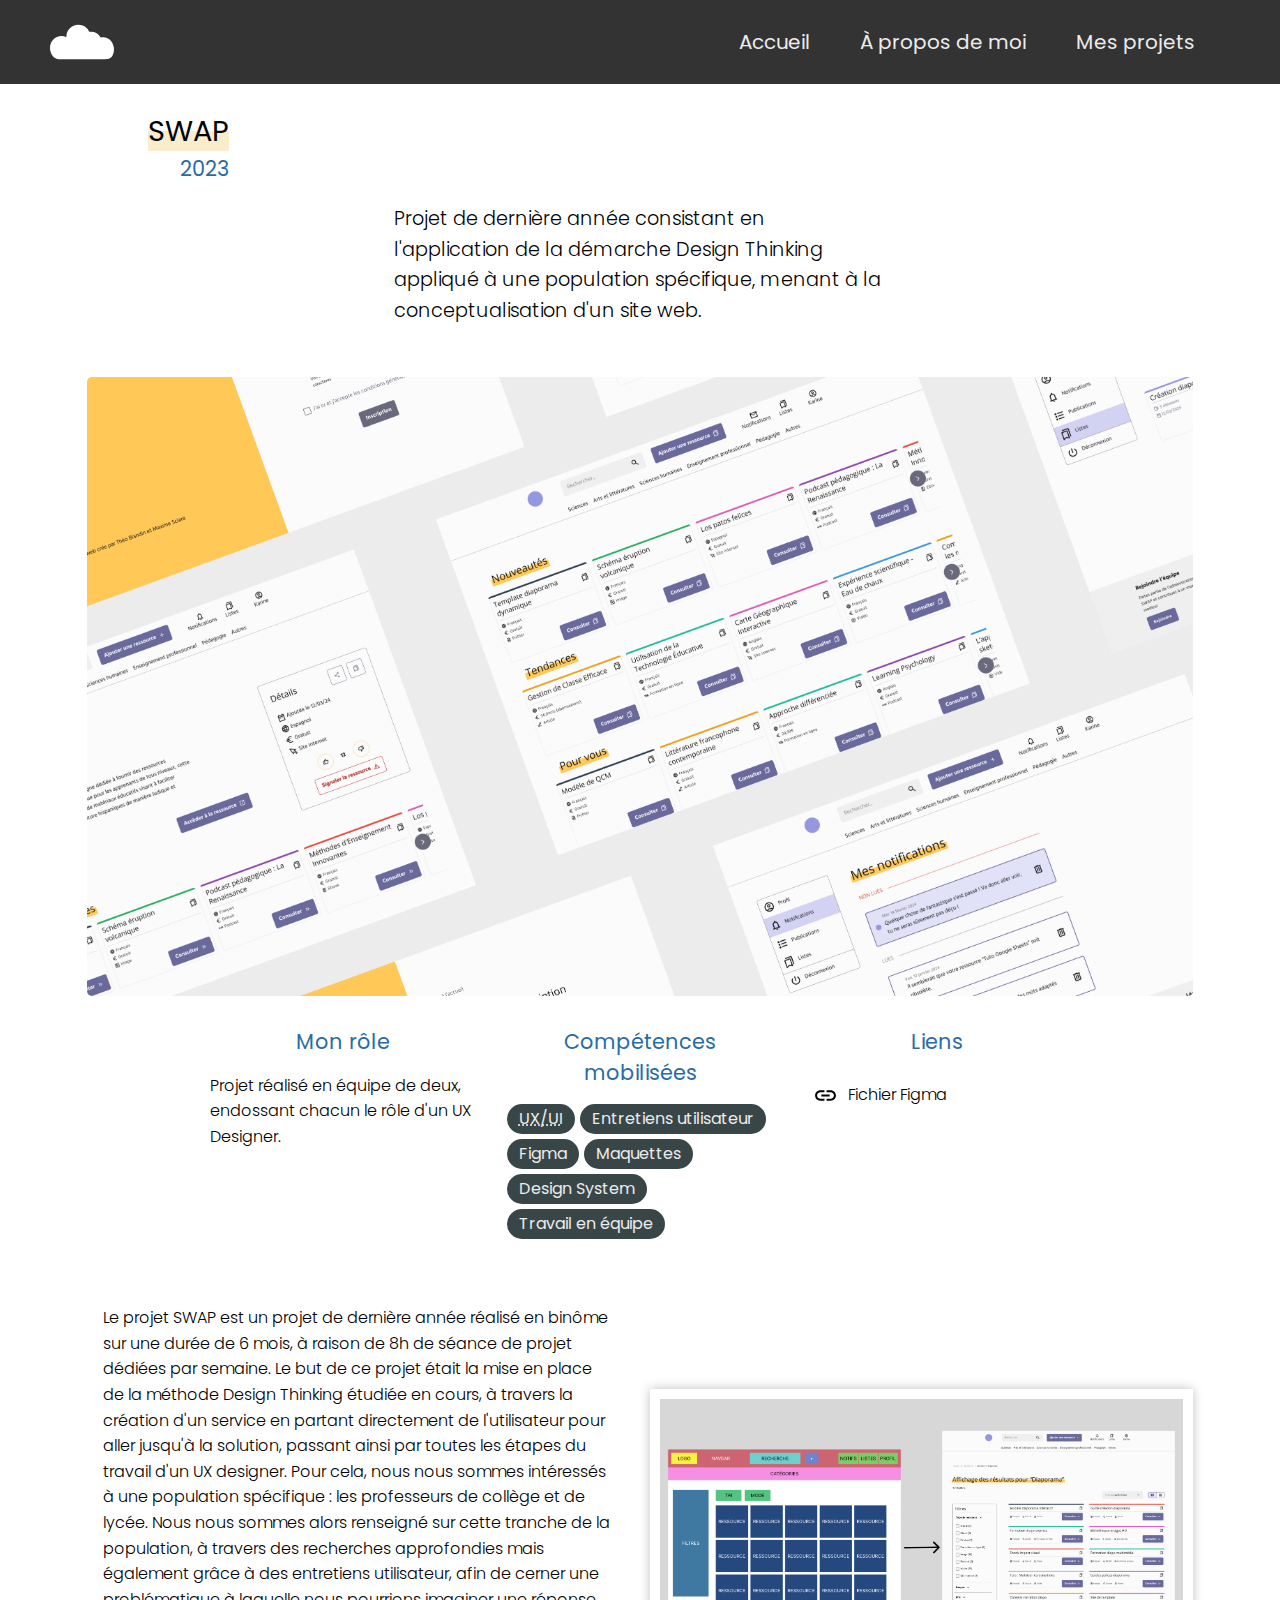
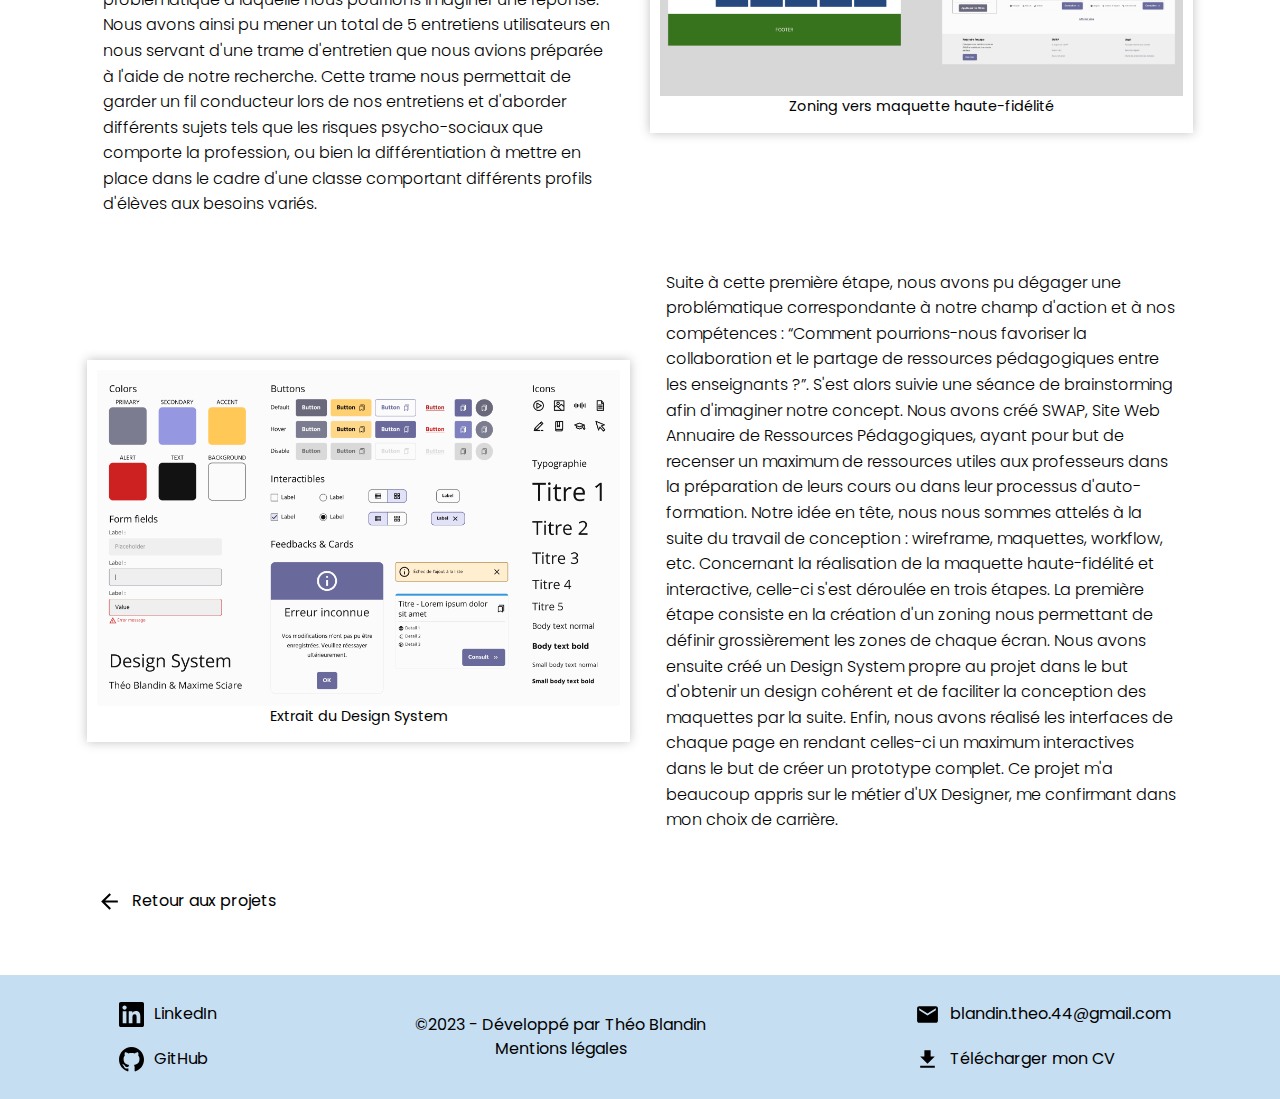
<file: swap.html>
<!DOCTYPE html>
<html lang="fr">
  <head>
    <meta charset="utf-8" />
    <meta name="viewport" content="width=device-width, initial-scale=1" />
    <meta name="description" content="Portfolio de Théo Blandin" />
    <meta name="author" content="Théo Blandin" />
    <meta
      name="keywords"
      content="Théo Blandin, portfolio, développeur web, développeur mobile, accessibilité numérique, accessibilité, web, mobile, design, UX, UI, design d'interface, design d'expérience utilisateur, design d'expérience utilisateur, expérience utilisateur, expérience utilisateur, expérience utilisateur, expérience utilisateur, expérience utilisateur, ENSIM"
    />
    <link rel="icon" href="assets/cloud.ico" />
    <link rel="stylesheet" href="css/global.css" />
    <link rel="stylesheet" href="css/projects.css" />
    <script src="js/global.js" defer></script>
    <title>Théo Blandin - SWAP</title>
    <link rel="preconnect" href="https://fonts.googleapis.com" />
    <link rel="preconnect" href="https://fonts.gstatic.com" crossorigin />
    <link
      href="https://fonts.googleapis.com/css2?family=Poppins:wght@100;200;300;400;500;600;700;800&display=swap"
      rel="stylesheet"
    />
  </head>
  <body>
    <header>
      <nav id="nav">
        <a class="skip-to-content-link" href="#main">
          Passer au contenu principal
        </a>
        <div class="logo">
          <a href="index.html">
            <img
              src="assets/icons/cloud.svg"
              alt=""
              aria-label="Logo - Retour à la page d'accueil"
          /></a>
        </div>
        <ul>
          <li>
            <a href="index.html" class="nav-link">Accueil</a>
          </li>
          <li>
            <a href="index.html#about-me" class="nav-link">À propos de moi</a>
          </li>
          <li>
            <a href="index.html#my-projects" class="nav-link">Mes projets</a>
          </li>
        </ul>

        <button aria-label="Ouvrir le menu" id="burger-menu">
          <span class="bar"></span>
          <span class="bar"></span>
          <span class="bar"></span>
        </button>

        <div id="collapse-menu">
          <a class="skip-to-content-link" href="#main">
            Passer au contenu principal
          </a>
          <ul>
            <li>
              <button aria-label="Fermer le menu" id="close-menu">
                <span class="cross-bar cross-1"></span>
                <span class="cross-bar cross-2"></span>
              </button>
            </li>
            <li>
              <a href="index.html" class="nav-link collapse">Accueil</a>
            </li>
            <li>
              <a href="index.html#about-me" class="nav-link collapse"
                >À propos de moi</a
              >
            </li>
            <li>
              <a href="index.html#my-projects" class="nav-link collapse"
                >Mes projets</a
              >
            </li>
          </ul>
        </div>
      </nav>
    </header>

    <main id="main">
      <div class="headline">
        <h3 lang="en"><span class="highlight">SWAP</span></h3>
        <h4 class="subtitle">2023</h4>
        <p class="description">
          Projet de dernière année consistant en l'application de la démarche
          Design Thinking appliqué à une population spécifique, menant à la
          conceptualisation d'un site web.
        </p>
      </div>

      <div class="overview">
        <div class="screens-div">
          <img
            class="screens"
            src="assets/screens/swap.webp"
            alt="Capture d'écrans de la maquette de SWAP"
          />
        </div>
        <div class="infos-div">
          <div>
            <h4 class="item">Mon rôle</h4>
            <p>
              Projet réalisé en équipe de deux, endossant chacun le rôle d'un UX
              Designer.
            </p>
          </div>

          <div>
            <h4 class="item">Compétences mobilisées</h4>
            <div class="skills">
              <span class="skill"
                ><abbr lang="en" title="User Experience/User Interface"
                  >UX/UI</abbr
                ></span
              >
              <span class="skill">Entretiens utilisateur</span>
              <span class="skill">Figma</span>
              <span class="skill">Maquettes</span>
              <span class="skill">Design System</span>
              <span class="skill">Travail en équipe</span>
            </div>
          </div>

          <div>
            <h4 class="item">Liens</h4>
            <p>
              <a
                class="link"
                aria-label="Accéder au fichier Figma du projet"
                target="_blank"
                href="https://www.figma.com/file/VvqOd05wya8qIULu7e4gBY/Projet-p%C3%A9dagogique---ENSIM-5A?type=design&node-id=516%3A16293&mode=design&t=wb7BZ3K74e7Vk6fm-1"
              >
                <img
                  src="assets/icons/link.svg"
                  alt=""
                  loading="lazy"
                  class="icon"
                />
                Fichier Figma
              </a>
            </p>
          </div>
        </div>

        <div>
          <div class="wrapper">
            <p class="long-description">
              Le projet SWAP est un projet de dernière année réalisé en binôme
              sur une durée de 6 mois, à raison de 8h de séance de projet
              dédiées par semaine. Le but de ce projet était la mise en place de
              la méthode <span lang="en">Design Thinking</span> étudiée en
              cours, à travers la création d'un service en partant directement
              de l'utilisateur pour aller jusqu'à la solution, passant ainsi par
              toutes les étapes du travail d'un UX designer. Pour cela, nous
              nous sommes intéressés à une population spécifique : les
              professeurs de collège et de lycée. Nous nous sommes alors
              renseigné sur cette tranche de la population, à travers des
              recherches approfondies mais également grâce à des entretiens
              utilisateur, afin de cerner une problématique à laquelle nous
              pourrions imaginer une réponse. Nous avons ainsi pu mener un total
              de 5 entretiens utilisateurs en nous servant d'une trame
              d'entretien que nous avions préparée à l'aide de notre recherche.
              Cette trame nous permettait de garder un fil conducteur lors de
              nos entretiens et d'aborder différents sujets tels que les risques
              psycho-sociaux que comporte la profession, ou bien la
              différentiation à mettre en place dans le cadre d'une classe
              comportant différents profils d'élèves aux besoins variés.
            </p>

            <div class="polaroid">
              <img
                src="assets/screens/swap-1.webp"
                alt="Écran de la page de résultat de recherche, du zoning vers la maquette haute-fidélité"
              />
              <span aria-hidden="true">Zoning vers maquette haute-fidélité</span>
            </div>

            <div class="polaroid">
              <img
                src="assets/screens/swap-2.webp"
                alt="Extrait du Design System"
              />
              <span aria-hidden="true">Extrait du Design System</span>
            </div>

            <p class="long-description">
              Suite à cette première étape, nous avons pu dégager une
              problématique correspondante à notre champ d'action et à nos
              compétences : “Comment pourrions-nous favoriser la collaboration
              et le partage de ressources pédagogiques entre les enseignants ?”.
              S'est alors suivie une séance de brainstorming afin d'imaginer
              notre concept. Nous avons créé SWAP, Site Web Annuaire de
              Ressources Pédagogiques, ayant pour but de recenser un maximum de
              ressources utiles aux professeurs dans la préparation de leurs
              cours ou dans leur processus d'auto-formation. Notre idée en tête,
              nous nous sommes attelés à la suite du travail de conception :
              wireframe, maquettes, workflow, etc. Concernant la réalisation de
              la maquette haute-fidélité et interactive, celle-ci s'est déroulée
              en trois étapes. La première étape consiste en la création d'un
              zoning nous permettant de définir grossièrement les zones de
              chaque écran. Nous avons ensuite créé un Design System propre au
              projet dans le but d'obtenir un design cohérent et de faciliter la
              conception des maquettes par la suite. Enfin, nous avons réalisé
              les interfaces de chaque page en rendant celles-ci un maximum
              interactives dans le but de créer un prototype complet. Ce projet
              m'a beaucoup appris sur le métier d'UX Designer, me confirmant
              dans mon choix de carrière.
            </p>
          </div>
        </div>
      </div>

      <a
        class="link back-link"
        aria-label="Retour aux projets"
        href="index.html#my-projects"
      >
        <img src="assets/icons/back.svg" alt="" loading="lazy" class="icon" />
        Retour aux projets
      </a>
    </main>

    <footer>
      <div class="div-footer">
        <a
          class="social-link"
          aria-label="Accéder à mon profil LinkedIn dans un nouvel onglet"
          target="_blank"
          href="https://www.linkedin.com/in/th%C3%A9o-blandin-b71a15258/"
        >
          <img
            src="assets/icons/linkedin.svg"
            alt=""
            class="icon"
            loading="lazy"
          />
          LinkedIn
        </a>

        <a
          class="social-link"
          aria-label="Accéder à mon profil GitHub dans un nouvel onglet"
          target="_blank"
          href="https://github.com/TheoBlandin"
        >
          <img
            src="assets/icons/github.svg"
            alt=""
            class="icon"
            loading="lazy"
          />
          GitHub
        </a>
      </div>

      <div class="div-footer">
        ©2023 - Développé par Théo Blandin<br />
        <a class="legal" href="mentions_legales.html">Mentions légales</a>
      </div>

      <div class="div-footer">
        <a
          class="link"
          aria-label="M'envoyer un e-mail"
          href="mailto:blandin.theo.44@gmail.com"
        >
          <img src="assets/icons/mail.svg" alt="" class="icon" loading="lazy" />
          blandin.theo.44@gmail.com
        </a>
        <a
          class="link"
          aria-label="Télécharger mon CV"
          href="assets/CV_Theo_Blandin.pdf"
          download="CV_Theo_Blandin.pdf"
        >
          <img
            src="assets/icons/download.svg"
            alt=""
            class="icon"
            loading="lazy"
          />
          Télécharger mon CV
        </a>
      </div>
    </footer>
  </body>
</html>
</file>
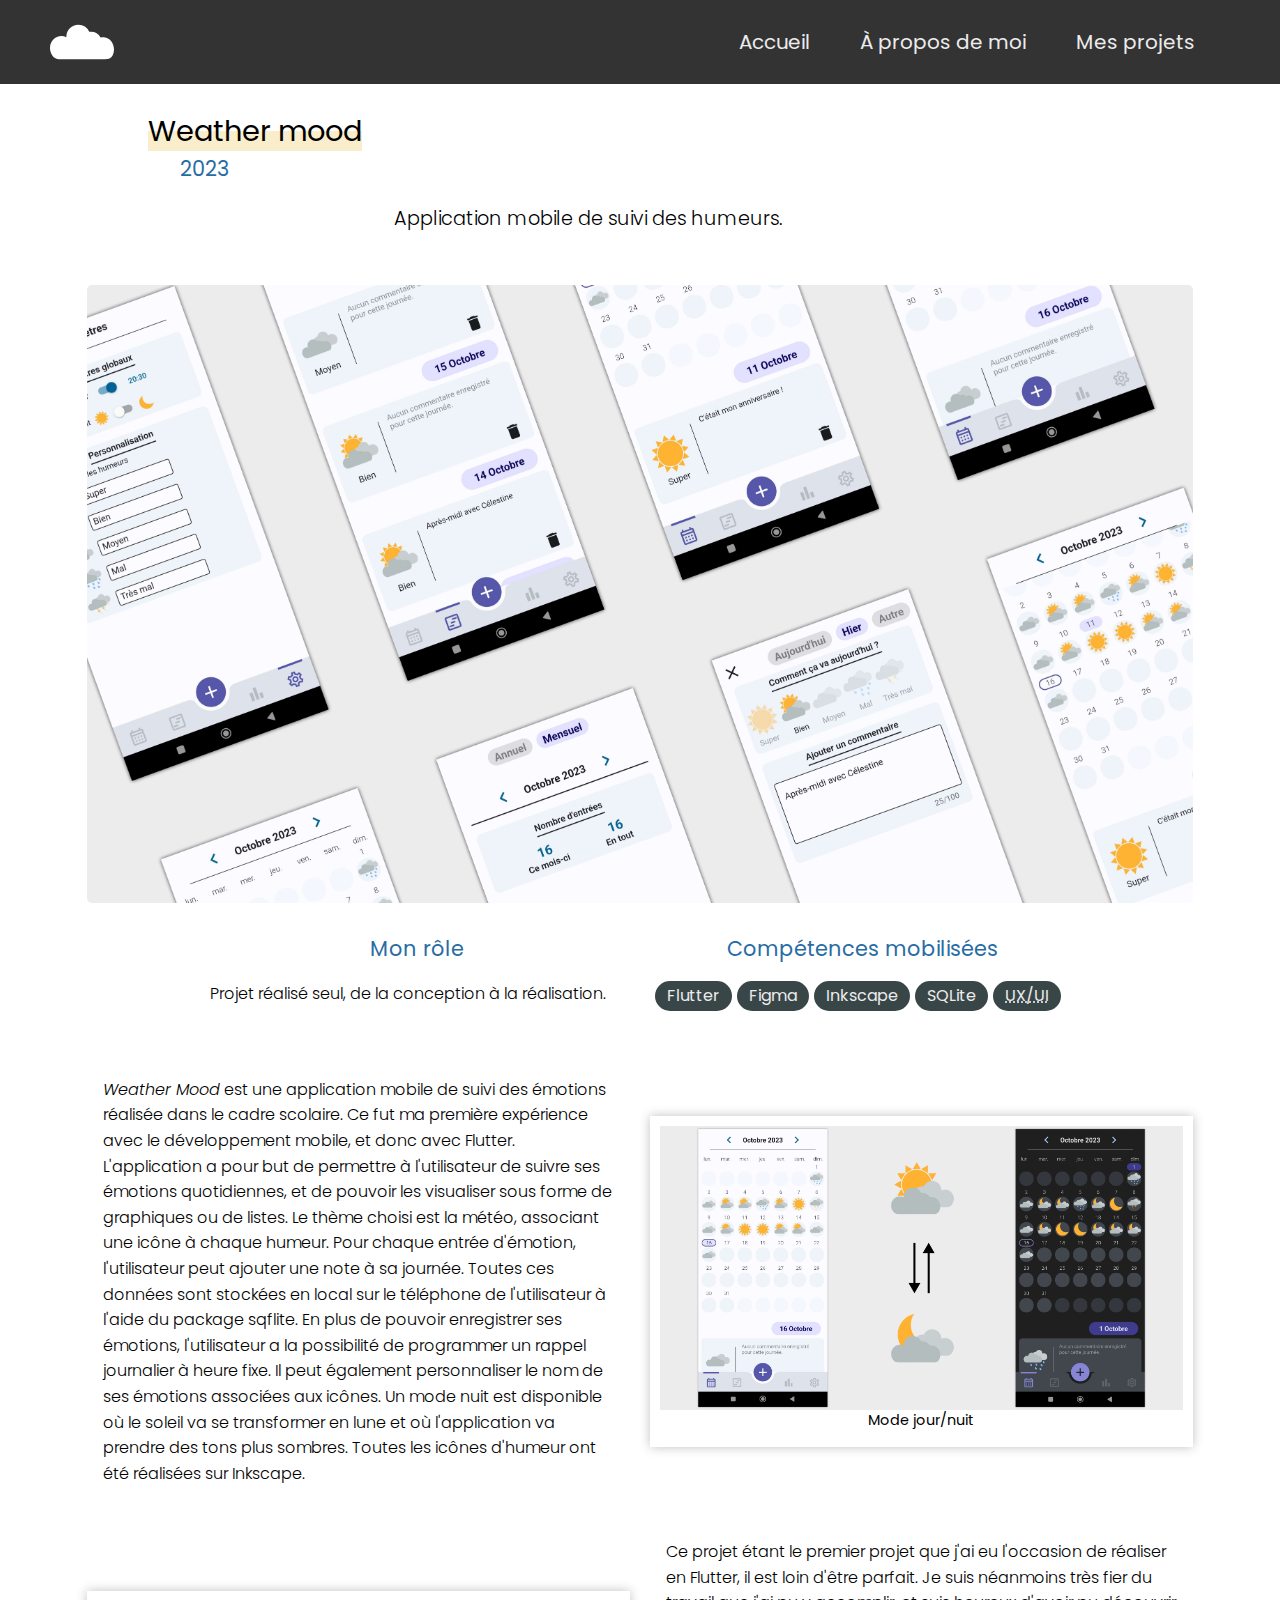
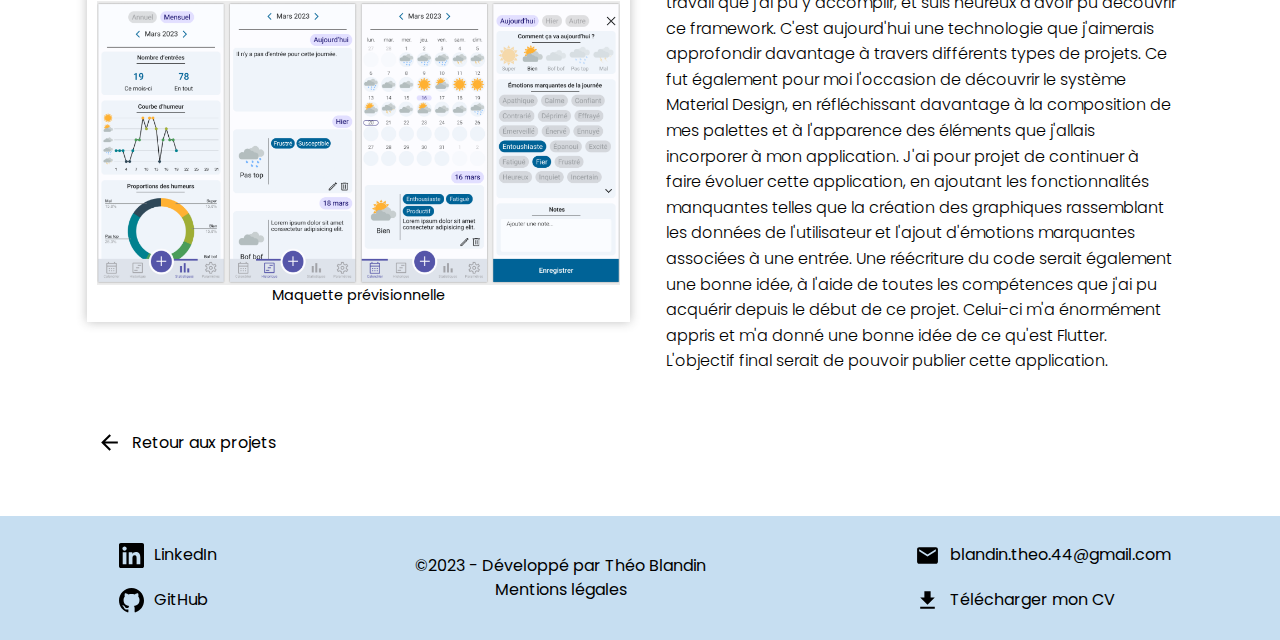
<file: weather_mood.html>
<!DOCTYPE html>
<html lang="fr">
  <head>
    <meta charset="utf-8" />
    <meta name="viewport" content="width=device-width, initial-scale=1" />
    <meta name="description" content="Portfolio de Théo Blandin" />
    <meta name="author" content="Théo Blandin" />
    <meta
      name="keywords"
      content="Théo Blandin, portfolio, développeur web, développeur mobile, accessibilité numérique, accessibilité, web, mobile, design, UX, UI, design d'interface, design d'expérience utilisateur, design d'expérience utilisateur, expérience utilisateur, expérience utilisateur, expérience utilisateur, expérience utilisateur, expérience utilisateur, ENSIM"
    />
    <link rel="icon" href="assets/cloud.ico" />
    <link rel="stylesheet" href="css/global.css" />
    <link rel="stylesheet" href="css/projects.css" />
    <script src="js/global.js" defer></script>
    <title>Théo Blandin - Weather Mood</title>
    <link rel="preconnect" href="https://fonts.googleapis.com" />
    <link rel="preconnect" href="https://fonts.gstatic.com" crossorigin />
    <link
      href="https://fonts.googleapis.com/css2?family=Poppins:wght@100;200;300;400;500;600;700;800&display=swap"
      rel="stylesheet"
    />
  </head>
  <body>
    <header>
      <nav id="nav">
        <a class="skip-to-content-link" href="#main">
          Passer au contenu principal
        </a>
        <div class="logo">
          <a href="index.html">
            <img
              src="assets/icons/cloud.svg"
              alt=""
              aria-label="Logo - Retour à la page d'accueil"
          /></a>
        </div>
        <ul>
          <li>
            <a href="index.html" class="nav-link">Accueil</a>
          </li>
          <li>
            <a href="index.html#about-me" class="nav-link">À propos de moi</a>
          </li>
          <li>
            <a href="index.html#my-projects" class="nav-link">Mes projets</a>
          </li>
        </ul>

        <button aria-label="Ouvrir le menu" id="burger-menu">
          <span class="bar"></span>
          <span class="bar"></span>
          <span class="bar"></span>
        </button>

        <div id="collapse-menu">
          <a class="skip-to-content-link" href="#main">
            Passer au contenu principal
          </a>
          <ul>
            <li>
              <button aria-label="Fermer le menu" id="close-menu">
                <span class="cross-bar cross-1"></span>
                <span class="cross-bar cross-2"></span>
              </button>
            </li>
            <li>
              <a href="index.html" class="nav-link collapse">Accueil</a>
            </li>
            <li>
              <a href="index.html#about-me" class="nav-link collapse"
                >À propos de moi</a
              >
            </li>
            <li>
              <a href="index.html#my-projects" class="nav-link collapse"
                >Mes projets</a
              >
            </li>
          </ul>
        </div>
      </nav>
    </header>

    <main id="main">
      <div class="headline">
        <h3 lang="en"><span class="highlight">Weather mood</span></h3>
        <h4 class="subtitle">2023</h4>
        <p class="description">Application mobile de suivi des humeurs.</p>
      </div>

      <div class="overview">
        <div class="screens-div">
          <img
            class="screens"
            src="assets/screens/weather_mood.webp"
            alt="Captures d'écrans de Weather Mood"
          />
        </div>
        <div class="infos-div">
          <div>
            <h4 class="item">Mon rôle</h4>
            <p>Projet réalisé seul, de la conception à la réalisation.</p>
          </div>

          <div>
            <h4 class="item">Compétences mobilisées</h4>
            <div class="skills">
              <span class="skill">Flutter</span>
              <span class="skill">Figma</span>
              <span lang="en" class="skill">Inkscape</span>
              <span class="skill">SQLite</span>
              <span class="skill"
                ><abbr lang="en" title="User Experience/User Interface"
                  >UX/UI</abbr
                ></span
              >
            </div>
          </div>
        </div>

        <div>
          <div class="wrapper">
            <p class="long-description">
              <i lang="en">Weather Mood</i> est une application mobile de suivi
              des émotions réalisée dans le cadre scolaire. Ce fut ma première
              expérience avec le développement mobile, et donc avec Flutter.
              L'application a pour but de permettre à l'utilisateur de suivre
              ses émotions quotidiennes, et de pouvoir les visualiser sous forme
              de graphiques ou de listes. Le thème choisi est la météo,
              associant une icône à chaque humeur. Pour chaque entrée d'émotion,
              l'utilisateur peut ajouter une note à sa journée. Toutes ces
              données sont stockées en local sur le téléphone de l'utilisateur à
              l'aide du <span lang="en">package sqflite</span>. En plus de
              pouvoir enregistrer ses émotions, l'utilisateur a la possibilité
              de programmer un rappel journalier à heure fixe. Il peut également
              personnaliser le nom de ses émotions associées aux icônes. Un mode
              nuit est disponible où le soleil va se transformer en lune et où
              l'application va prendre des tons plus sombres. Toutes les icônes
              d'humeur ont été réalisées sur Inkscape.
            </p>

            <div class="polaroid">
              <img
                src="assets/screens/weather_mood-1.webp"
                alt="Capture d'écran de l'application en mode jour et en mode nuit"
              />
              <span aria-hidden="true">Mode jour/nuit</span>
            </div>

            <div class="polaroid">
              <img
                src="assets/screens/weather_mood-2.webp"
                alt="Quatre écrans de la maquette prévisionnelle"
              />
              <span aria-hidden="true">Maquette prévisionnelle</span>
            </div>

            <p class="long-description">
              Ce projet étant le premier projet que j'ai eu l'occasion de
              réaliser en Flutter, il est loin d'être parfait. Je suis néanmoins
              très fier du travail que j'ai pu y accomplir, et suis heureux
              d'avoir pu découvrir ce framework. C'est aujourd'hui une
              technologie que j'aimerais approfondir davantage à travers
              différents types de projets. Ce fut également pour moi l'occasion
              de découvrir le système
              <span lang="en">Material Design</span>, en réfléchissant davantage
              à la composition de mes palettes et à l'apparence des éléments que
              j'allais incorporer à mon application. J'ai pour projet de
              continuer à faire évoluer cette application, en ajoutant les
              fonctionnalités manquantes telles que la création des graphiques
              rassemblant les données de l'utilisateur et l'ajout d'émotions
              marquantes associées à une entrée. Une réécriture du code serait
              également une bonne idée, à l'aide de toutes les compétences que
              j'ai pu acquérir depuis le début de ce projet. Celui-ci m'a
              énormément appris et m'a donné une bonne idée de ce qu'est
              Flutter. L'objectif final serait de pouvoir publier cette
              application.
            </p>
          </div>
        </div>
      </div>

      <a
        class="link back-link"
        aria-label="Retour aux projets"
        href="index.html#my-projects"
      >
        <img src="assets/icons/back.svg" alt="" loading="lazy" class="icon" />
        Retour aux projets
      </a>
    </main>

    <footer>
      <div class="div-footer">
        <a
          class="social-link"
          aria-label="Accéder à mon profil LinkedIn dans un nouvel onglet"
          target="_blank"
          href="https://www.linkedin.com/in/th%C3%A9o-blandin-b71a15258/"
        >
          <img
            src="assets/icons/linkedin.svg"
            alt=""
            class="icon"
            loading="lazy"
          />
          LinkedIn
        </a>

        <a
          class="social-link"
          aria-label="Accéder à mon profil GitHub dans un nouvel onglet"
          target="_blank"
          href="https://github.com/TheoBlandin"
        >
          <img
            src="assets/icons/github.svg"
            alt=""
            class="icon"
            loading="lazy"
          />
          GitHub
        </a>
      </div>

      <div class="div-footer">
        ©2023 - Développé par Théo Blandin<br />
        <a class="legal" href="mentions_legales.html">Mentions légales</a>
      </div>

      <div class="div-footer">
        <a
          class="link"
          aria-label="M'envoyer un e-mail"
          href="mailto:blandin.theo.44@gmail.com"
        >
          <img src="assets/icons/mail.svg" alt="" class="icon" loading="lazy" />
          blandin.theo.44@gmail.com
        </a>
        <a
          class="link"
          aria-label="Télécharger mon CV"
          href="assets/CV_Theo_Blandin.pdf"
          download="CV_Theo_Blandin.pdf"
        >
          <img
            src="assets/icons/download.svg"
            alt=""
            class="icon"
            loading="lazy"
          />
          Télécharger mon CV
        </a>
      </div>
    </footer>
  </body>
</html>
</file>
<file: css/global.css>
html,
body {
    height: 100%;
    margin: 0;
    padding: 0;
    background-color: var(--light);
}

html {
    overflow-x: hidden;
    scroll-behavior: smooth;
}

body {
    line-height: 1.5;
}

main {
    background-color: white;
    max-width: 2000px;
    margin: auto;
}

header {
    max-width: 2000px;
    margin: auto;
}

*, ::before, ::after {
    margin: 0;
    padding: 0;
    box-sizing: border-box;
    font-family: 'Poppins', sans-serif;
}   

:root {
    --blue: #C6DEF1;
    --yellow: #FAEDCB;
    --dark: #394648;
    --light: #ECECEC;
    --darkBlue: #286CA4;
}

::-webkit-scrollbar {
    display: none;
}

h1 {
    font-size: 3.5em;
    font-weight: 500;
    margin: 0;
    padding: 0;
}

h2 {
    font-size: 2.5em;
    font-weight: 400;
    margin: 0;
    padding: 0;
}

h3 {
    font-size: 1.8em;
    font-weight: 400;
    margin: 0;
    padding: 0;
    scroll-margin-top: 100px;
}

h4 {
    font-size: 1.3em;
    font-weight: 400;
    margin: 0;
}

p {
    font-size: 1em;
    font-weight: 300;
    line-height: 1.6em;
    margin: 0;
    padding: 0;
}

.section-title {
    margin-left: 3rem;
}

.highlight {
    background: linear-gradient(120deg, var(--yellow) 0%, var(--yellow) 100%);
    /* background-color: var(--yellow); */
    background-repeat: no-repeat;
    background-size: 100% 50%;
    background-position: 0 100%;
}


/* Navigation */

nav {
    position: fixed;
    width: 100%;
    max-width: 2000px;
    transition: background-color 0.7s ease;
    z-index: 100;
    display: flex;
    align-items: center;
    justify-content: space-between;
    padding: 0.625rem 3.125rem;
}

nav img {
    height: 64px;
    width: 64px;
    float: left;
}

nav ul {
    list-style-type: none;
    margin: 0;
    padding: 0;
    display: flex;
    align-items: end;
}

nav li {
    display: inline;
    margin-right: 20px;
}

.nav-link {
    text-decoration: none;
    color: black;
    font-size: 20px;
    font-weight: 400;
    transition: color 0.7s ease;
    padding: 0.625rem 0.9375rem;
}

.skip-to-content-link {
    padding: 8px;
    position: absolute;
    margin: auto;
    transform: translateY(-100%);
    top: 0;
    transition: transform 0.3s;
    color: black;
    background-color: white;
    text-decoration: none;
    z-index: 9999;
}

.skip-to-content-link:focus {
    transform: translateY(10px);
}


/* Collapsed menu */

#burger-menu {
    display: none;
    cursor: pointer;
    z-index: 99;
    outline: none;
    border: none;
    background-color: transparent;
    padding: 8px;
}

#burger-menu:focus {
    outline: 5px auto -webkit-focus-ring-color;
}

.bar {
    display: block;
    width: 30px;
    height: 4px;
    background-color: black;
    margin-top: 6px;
    border-radius: 10px;
}

#close-menu {
    cursor: pointer;
    outline: none;
    border: none;
    background-color: transparent;
    padding: 8px;
    width: 46px;
    height: 46px;
}

#close-menu:focus {
    outline: 5px auto -webkit-focus-ring-color;
}

.cross-bar {
    display: block;
    width: 30px;
    height: 4px;
    background-color: var(--light);
    margin-top: 6px;
    transition: 0.4s;
    border-radius: 10px;
    margin-bottom: 6px;
}

.cross-1 {
    transform: rotate(45deg) translate(7px, 7px);
}

.cross-2 {
    transform: rotate(-45deg)
}

#collapse-menu {
    display: none;
    position: fixed;
    top: 0;
    right: 0;
    height: fit-content;
    width: 100vw;
    background-color: #333333;
    z-index: 99;
}

#collapse-menu ul {
    list-style-type: none;
    margin: 0;
    padding: 0;
    display: flex;
    flex-direction: column;
    align-items: left;
    justify-content: center;
    gap: 20px;
    margin: 30px;
}

.collapse {
    color: var(--light) !important;
}

@media screen and (max-width: 768px) {
    nav ul {
        display: none; 
    }

    #burger-menu {
        display: block; 
    }
}


/* Footer */

footer {
    max-width: 2000px;
    margin: auto;
    background-color: var(--blue);
    width: 100%;
    display: flex;
    flex-wrap: wrap;
    justify-content: space-around;
    align-items: center;
    padding: 10px;
    text-align: center;
}

.div-footer {
    display: flex;
    flex-direction: column;
    align-items: center;
    height: fit-content;
    padding: 7px;
}

.social-link {
    display: flex;
    align-items: center;
    height: 100%;
    width: 100%;
    text-decoration: none;
    color: black;
    transition: transform 0.2s;
    left: 0;
}

.icon {
    height: 25px;
    width: 25px;
    margin: 10px;
}

/* .social-link:hover, .social-link:focus {
    transform: scale(1.1);
} */

.link {
    /* margin: 0; */
    display: flex;
    flex-direction: row;
    align-items: center;
    height: 100%;
    width: 100%;
    text-decoration: none;
    color: black;
    transition: transform 0.2s;
}

/* .link:hover {
    transform: scale(1.05);
} */

.legal {
    text-decoration: none;
    color: black;
}
</file>
<file: css/index.css>
/* Pause button */

#btn-pause {
    top: 70px;
    left: 20px;
    z-index: 99;
    position: relative;
    display: inline-flex;
    align-items: center;
    background-color: transparent;
    border: none;
    outline: none;
    user-select: none;
    cursor: pointer;
    font-size: 1em;
}

#btn-pause:focus {
    outline: 5px auto -webkit-focus-ring-color;
}

#pause-icon {
    width: 40px;
    height: 40px;
    margin-right: 3px;
}


/* Sky presentation */

#sky {
    background-color: var(--blue);
    /* min-height: 100vh;
    height: auto; */
    height: calc(100vh + 100px);
    width: 100vw;
    overflow-x: hidden;
    position: relative;
}

.intro {
    display: flex;
    flex-wrap: wrap-reverse;
    gap: 80px;
    padding: 0px 5% 0px 5%;
    width: 100%;
    height: fit-content;
    position: absolute;
    top: 50%;
    transform: translateY(-50%);
    z-index: 90;
}

.presentation-title {
    margin: auto;
}

.quick-links {
    display: flex;
    flex-direction: row;
    margin-top: 20px;
    gap: 10px;
}

.quick-links a {
    width: fit-content !important;
}

.big-icon {
    width: 50px;
    height: 50px;
    margin: 10px;
    cursor: pointer;
    transition: transform 0.2s;
}

/* .big-icon:hover {
    transform: scale(1.1);
} */

.div-pic {
    position: relative;
    flex-basis: 400px;
    flex-grow: 1;
    max-width: 600px;
    margin: auto;
}

.pic {
    user-select: none;
    width: 100%;
    height: 100%;
}


/* Clouds */

.cloud {
    position: absolute;
    animation: cloud 50s linear; /* randomize by js */
    right: -500px;
    user-select: none;
    z-index: 1;
}

@keyframes cloud {
    0% {
        right: -500px;
    }

    100% {
       right: 100vw;
    }
}

.paused {
    animation-play-state: paused;
}

#triangle {
    display: inline-block;
    height: 0;
    width: 0;
    border-top: 100px solid var(--blue);
    border-right: 100vw solid transparent;
}


/* Post-it about */

.about-me {
    margin: auto;
    margin: 40px 2% 60px 2%;
    display: flex;
    justify-content: space-around;
    flex-wrap: wrap;
    align-items: center;
    gap: 50px;
}

.post-it {
    position: relative;
    height: 100%;
    flex-basis: 600px;
    max-width: 900px;
    flex-grow: 1;
}

.paragraph-about {
    background-color: var(--dark);
    width: calc(100% - 94px);
    margin: auto;
}

.paragraph-about p {
    color: var(--light);
    font-size: 1em;
    font-weight: 300;
    line-height: 1.6em;
    padding: 30px 50px;
}

.scotchs {
    position: absolute;
    top: 20px;
    left: 0;
    width: 100%;
    height: calc(100% - 40px);
    pointer-events: none;
}

.scotch {
    width: 130px;
    height: 35px;
    background-color: rgba(198, 222, 241, 0.70);
    position: absolute;
}

.scotch-1, .scotch-3 {
    transform: rotate(135deg);
}

.scotch-2, .scotch-4 {
    transform: rotate(-135deg);
}

.scotch-1, .scotch-2 {
    top: -15px;
}

.scotch-3, .scotch-4 {
    bottom: -15px;
}

.scotch-1, .scotch-4 {
    left: 0;
}

.scotch-2, .scotch-3 {
    right: 0;
}


/* Venn diagram */

.venn-diagram {
    display: flex;
    flex-direction: column;
    align-items: center;
    justify-content: center;
}

.venn {
    max-width: 400px;
    height: 100%;
    width: 100%;
    margin-bottom: 20px;
}


/* Projects */

#projects {
    display: grid;
    grid-template-columns: repeat(auto-fill, 330px); /* 300px de largeur + 30px de marge */
    gap: 65px 40px;
    padding-top: 50px;
    padding-bottom: 50px;
    justify-content: center;
}

.project-link {
    text-decoration: none;
    color: var(--light);
    width: 300px;
    height: 450px;
    margin: auto;
}

.project {
    width: 300px;
    height: 450px;
    background-color: var(--dark);
    color: var(--light);
    border-radius: 5px;
    transition: transform 0.2s;
    cursor: pointer;
    position: relative;
}

/* .project:hover {
    transform: scale(1.05);
} */

.vertical-scotch {
    transform: rotate(90deg);
    width: 80px !important;
    top: 0;
    left: 50%;
    margin-left: -40px;
    margin-top: -20px;
}

.icon-project {
    width: 100%;
    height: 180px;
    border-radius: 5px 5px 0px 0px;
    background-repeat: no-repeat;
    background-position: center;
    background-size: 70% 70%;
}

.nerdlister {
    background-size: 100% 100% !important;
}

.description-project {
    padding: 10px;
    height: 270px;
    display: flex;
    flex-direction: column;
    justify-content: space-between;
}

.techno {
    display: flex;
    flex-direction: row;
}

.techno img {
    height: 30px;
    width: 30px;
    margin: 5px;
}

.info-box {
    display: none; 
    background-color: black;
    padding: 5px;
    border-radius: 5px;
    position: absolute;
    top: -100%;
    left: 20px;
}

.techno-box {
    position: relative;
}

.techno-box:hover .info-box,
.techno-box:focus .info-box {
    display: block; 
}


@media screen and (max-width: 768px) {
    h1 {
        font-size: 2.5em;
    }

    h2 {
        font-size: 2em;
    }

    .div-pic {
        max-width: 400px;
    }

    .intro {
        gap: 0px;
        margin-top: 30px;
    }

    .presentation-title {
        margin-top: 50px;
        margin-bottom: 0px;
    }

    #sky {
        height: calc(100vh + 70px);
    }
}

@media screen and (min-width: 768px) and (max-width: 1124px) {
    .intro {
        gap: 20px;
    }

    .presentation-title {
        margin-top: 70px;
        margin-bottom: 0px;
    }

    .div-pic {
        max-width: 500px;
    }

    #sky {
        height: calc(100vh + 180px);
    }
}

@media screen and (min-width: 1440px) {
    #triangle {
        border-right: 2000px solid transparent;
    }
}
</file>
<file: css/projects.css>
nav {
    background-color: #333333 !important;
    top: 0;
}

.nav-link {
    color: var(--light) !important;
}

.bar {
    background-color: var(--light) !important;
}

main {
    margin-top: 84px;
    padding: 2%;
}

.headline {
    width: 80%;
    margin: auto;
}

.subtitle {
    color: var(--darkBlue);
    margin-left: 2rem;
    margin-bottom: 1rem;
}

.item {
    color: var(--darkBlue);
    margin-bottom: 1rem;
    text-align: center;
}

.description {
    width: 50%;
    margin: auto;
    /* transform: translateX(-20%); */
    margin-top: 20px;
    font-size: 1.2rem;
}

.overview {
    margin: auto;
    margin-top: 50px;
}

.screens-div {
    max-width: 100%;
    min-width: 300px;
    display: flex;
    align-items: center;
    justify-content: center;
}

.screens {
    width: 90%;
    border-radius: 5px;
}

.infos-div {
    margin: 30px auto 30px auto;
    display: flex;
    flex-direction: row;
    flex-wrap: wrap;
    justify-content: space-between;
    align-items: top;
    gap: 30px;
    width: 70%;
}

.infos-div div {
    flex: 1;
    min-width: 200px;
}

.long-description {
    padding: 3%;
}

.wrapper {
    margin-top: 50px !important;
    margin: auto;
    display: grid;
    grid-template-columns: repeat(2, 1fr);
    grid-gap: 20px;
    width: 90%;
}

.wrapper img {
    min-width: 250px;
    margin: auto;
}

.wrapper p {
    height: fit-content;
}

.wrapper div {
    display: flex;
    flex-direction: column;
    align-items: center;
    justify-content: center;
    margin: auto;
    width: 100%;
}

.skills {
    margin: auto;
    display: flex;
    flex-direction: row;
    flex-wrap: wrap;
    align-items: center;
    gap: 5px;
    width: 100%;
}

.skill {
    padding: 3px 12px;
    border-radius: 25px;
    background-color: var(--dark);
    color: var(--light);
    white-space: nowrap;
}

.note {
    background: var(--yellow);
    position: relative;
    top: -1em;
}

.note:after {
    content: "";
    position: absolute;
    bottom: -2em;
    left: 0;
    right: 2em;
    border-width: 1em;
    border-style: solid;
    border-color: var(--yellow);
}

.note:before {
    content: "";
    position: absolute;
    bottom: -2em;
    right: 0;
    border-width: 2em 2em 0 0;
    border-style: solid;
    border-color: #F4D890 transparent;
}

.polaroid {
    background: white;
    display: inline-block;
    padding: 10px 10px 15px 10px;
    font-size: 0.9rem;

    box-shadow: 0px 0px 10px 0px rgba(51, 51, 51, 0.3);
}

.polaroid img {
    width: 100%;
}

.back-link {
    margin-top: 30px;
    margin-left: 5%;
    margin-bottom: 25px;
    width: fit-content !important;
    padding-right: 10px;
}

/* .back-link:hover {
    transform: scale(1) !important;
} */

.gif {
    cursor: pointer;
}


/* Galery */

#galery {
    display: grid;
    grid-template-columns: repeat(auto-fill, 420px);
    gap: 40px;
    padding-top: 50px;
    padding-bottom: 50px;
    justify-content: center;
}

.div-galery {
    display: flex;
    flex-direction: column;
    text-align: center;
    width: fit-content;
    margin: auto;
}

.img-project {
    width: 420px;
    height: 420px;
    background-size: 90% 90%;
    background-repeat: no-repeat;
    background-position: center;
}

/* Responsive */

@media screen and (max-width: 768px) {
    .headline {
        width: 100%;
    }

    .description {
        width: 80% !important;
    }

    .wrapper {
        grid-template-columns: repeat(1, 1fr) !important;
    }

    .infos-div {
        width: 90% !important;
    }
}

@media screen and (max-width: 500px) {
    #galery {
        grid-template-columns: repeat(1, 1fr);
    }

    .img-project {
        width: 300px;
        height: 300px;
    }
}
</file>
<file: css/legal.css>
.legal-title {
    margin: auto;
    width: fit-content;
}

.legal-div {
    width: 60%;
    margin: 40px auto;
    display: flex;
    flex-direction: column;
    gap: 30px;
}

.legal-div h4 {
    line-height: 4rem;
}

.legal-div p {
    line-height: 2rem;
}

@media screen and (max-width: 768px) {
    .legal-div {
        width: 90%;
    }
}
</file>
